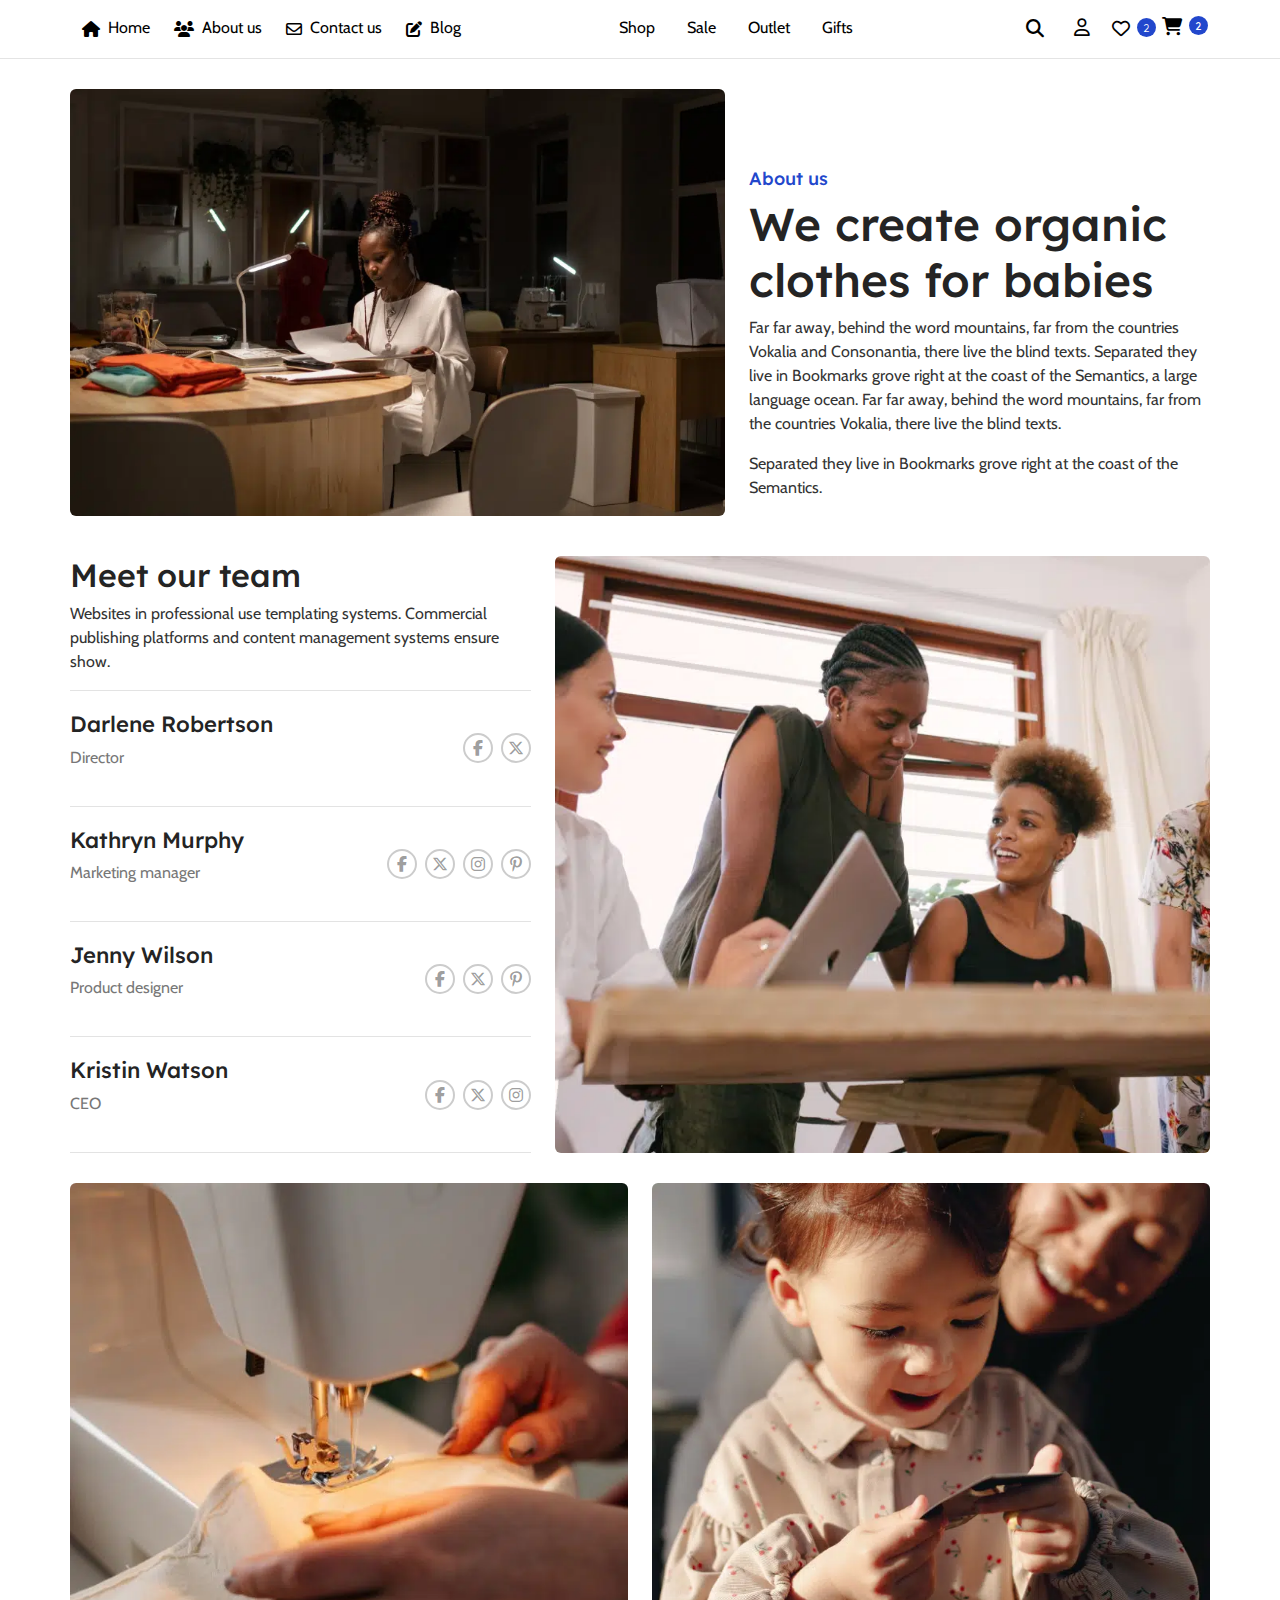
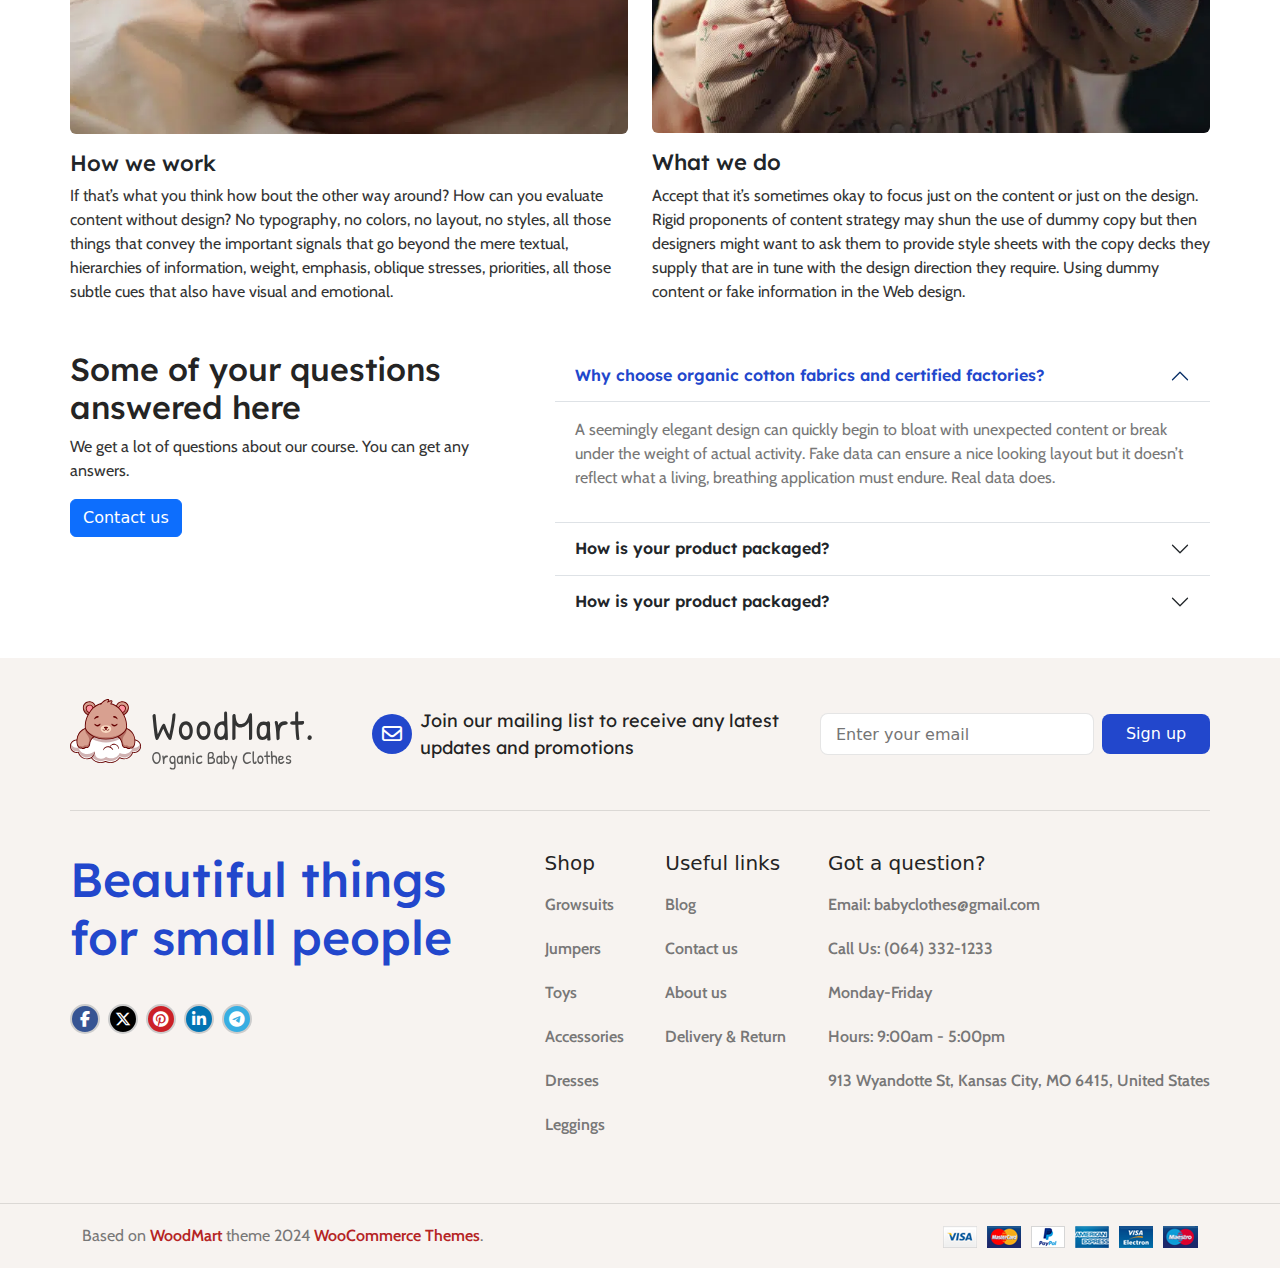
<file: about/about.html>
<!DOCTYPE html>
<html lang="en">
  <head>
    <meta charset="UTF-8" />
    <meta name="viewport" content="width=device-width, initial-scale=1.0" />
    <link
      rel="stylesheet"
      href="https://cdnjs.cloudflare.com/ajax/libs/font-awesome/6.5.1/css/all.min.css"
    />
    <link
      href="https://cdn.jsdelivr.net/npm/bootstrap@5.3.3/dist/css/bootstrap.min.css"
      rel="stylesheet"
      integrity="sha384-QWTKZyjpPEjISv5WaRU9OFeRpok6YctnYmDr5pNlyT2bRjXh0JMhjY6hW+ALEwIH"
      crossorigin="anonymous"
    />
    <link rel="stylesheet" href="./about.css" />
    <link rel="stylesheet" href="../footer.css" />
    <link rel="stylesheet" href="../navmenu.css" />
    <title>About</title>
  </head>
  <body>
    <!-- menu bar -->
    <nav
      class="navbar navbar-expand-lg bg-white position-relative z-1 position-sticky"
    >
      <div class="container">
        <!-- <a class="navbar-brand" href="#"><img src="./images/w-bcs-logo-white-m.svg" alt=""></a> -->
        <button
          class="navbar-toggler bg-white"
          type="button"
          data-bs-toggle="collapse"
          data-bs-target="#navbarSupportedContent"
          aria-controls="navbarSupportedContent"
          aria-expanded="false"
          aria-label="Toggle navigation"
        >
          <span class="navbar-toggler-icon"></span>
        </button>
        <div class="collapse navbar-collapse" id="navbarSupportedContent">
          <ul class="navbar-nav me-auto mb-2 mb-lg-0 gap-3">
            <li class="nav-item d-flex align-items-center">
              <i class="fa-solid fa-house d-lg-block d-md-none d-none"></i>
              <a class="nav-link text-black" href="../index.html">Home</a>
            </li>
            <li class="nav-item d-flex align-items-center">
              <i class="fa-solid fa-users d-lg-block d-md-none d-none"></i>
              <a class="nav-link text-black" href="./about.html">About us</a>
            </li>
            <li class="nav-item d-flex align-items-center">
              <i class="fa-regular fa-envelope d-lg-block d-md-none d-none"></i>
              <a class="nav-link text-black" href="../contact-us/contact.html"
                >Contact us</a
              >
            </li>
            <li class="nav-item d-flex align-items-center">
              <i
                class="fa-solid fa-pen-to-square d-lg-block d-md-none d-none"
              ></i>
              <a class="nav-link text-black" href="../blog-page/blog.html"
                >Blog</a
              >
            </li>
          </ul>
          <ul class="navbar-nav me-auto mb-2 mb-lg-0 gap-3">
            <li class="nav-item">
              <a
                class="nav-link active text-black"
                aria-current="page"
                href="../shop/shop.html"
                >Shop</a
              >
            </li>
            <li class="nav-item">
              <a
                class="nav-link text-black"
                href="../coming-soon/coming-soon.html"
                >Sale</a
              >
            </li>
            <li class="nav-item">
              <a
                class="nav-link text-black"
                href="../coming-soon/coming-soon.html"
                >Outlet</a
              >
            </li>
            <li class="nav-item">
              <a
                class="nav-link text-black"
                href="../coming-soon/coming-soon.html"
                >Gifts</a
              >
            </li>
          </ul>
          <div
            class="icon-menu d-flex align-content-lg-center align-content-start"
          >
            <div
              class="search-icon position-relative d-flex justify-content-start align-items-center d-lg-block d-md-none"
            >
              <i
                class="text-black fa-solid fa-magnifying-glass d-lg-block d-md-none d-none px-4"
                data-bs-toggle="modal"
                data-bs-target="#staticBackdrop"
              ></i>
            </div>
            <div
              class="d-flex justify-content-start align-items-center gap-3 border-bottom w-100"
            >
              <button
                class="canvas-btn"
                type="button"
                data-bs-toggle="offcanvas"
                data-bs-target="#offcanvasRight"
                aria-controls="offcanvasRight"
              >
                <i class="fa-regular fa-user text-black"></i>
              </button>
              <p class="login-name m-0 text-black">Login / Register</p>
            </div>
            <div
              class="d-flex justify-content-start align-items-center gap-3 border-bottom w-100"
            >
              <i
                class="fa-regular fa-heart px-3 notifation position-relative text-black"
              ></i>
              <p class="login-name m-0 text-black">Wishlist</p>
            </div>
            <div class="cart-icon d-lg-block d-md-none d-none">
              <i
                class="text-black fa-solid fa-cart-shopping px-3 notifation position-relative"
              ></i>
            </div>
            <div
              class="d-flex justify-content-start align-items-center gap-3 compare-icon1 border-bottom w-100"
            >
              <i class="fa-solid fa-code-compare compare-icon text-black"></i>
              <p class="m-0 text-black">compare</p>
            </div>
          </div>
        </div>
      </div>
    </nav>

    <!-- Modal -->
    <div
      class="search-modal-open modal fade"
      id="staticBackdrop"
      data-bs-backdrop="static"
      data-bs-keyboard="false"
      tabindex="-1"
      aria-labelledby="staticBackdropLabel"
      aria-hidden="true"
    >
      <div class="modal-dialog">
        <div class="modal-content">
          <div class="modal-header">
            <h1 class="modal-title fs-5" id="staticBackdropLabel">
              Search Here
            </h1>
            <button
              type="button"
              class="btn-close"
              data-bs-dismiss="modal"
              aria-label="Close"
            ></button>
          </div>
          <div class="modal-body">
            <input type="text" placeholder="seach here..." />
          </div>
          <div class="modal-footer">
            <button
              type="button"
              class="btn btn-secondary"
              data-bs-dismiss="modal"
            >
              Search
            </button>
            <button type="button" class="btn btn-primary">Close</button>
          </div>
        </div>
      </div>
    </div>

    <!-- about section -->
    <div class="about-section container">
      <div class="row">
        <div class="about-img col-lg-7 col-12">
          <img
            class="rounded img-fluid w-100"
            src="../images/w-bcs-about-us-1.jpg.webp"
            alt
          />
        </div>
        <div class="col-lg-5 col-12 d-flex align-items-end mt-lg-0 mt-4">
          <div class="about-title">
            <h5 class>About us</h5>
            <h4>We create organic clothes for babies</h4>
            <p>
              Far far away, behind the word mountains, far from the countries
              Vokalia and Consonantia, there live the blind texts. Separated
              they live in Bookmarks grove right at the coast of the Semantics,
              a large language ocean. Far far away, behind the word mountains,
              far from the countries Vokalia, there live the blind texts.
            </p>
            <p>
              Separated they live in Bookmarks grove right at the coast of the
              Semantics.
            </p>
          </div>
        </div>
      </div>
      <div class="row about-section-two">
        <div class="col-lg-5 col-12 social-name">
          <div class="about-title-two">
            <h4>Meet our team</h4>
            <p>
              Websites in professional use templating systems. Commercial
              publishing platforms and content management systems ensure show.
            </p>
          </div>
          <div
            class="about-title-detail d-flex justify-content-between align-items-center"
          >
            <div>
              <h4>Darlene Robertson</h4>
              <p>Director</p>
            </div>
            <div class="d-flex gap-2">
              <div
                class="social-icon rounded-circle d-flex justify-content-center align-items-center"
              >
                <i class="fa-brands fa-facebook-f"></i>
              </div>
              <div
                class="social-icon rounded-circle d-flex justify-content-center align-items-center"
              >
                <i class="fa-brands fa-x-twitter"></i>
              </div>
            </div>
          </div>
          <div
            class="about-title-detail d-flex justify-content-between align-items-center"
          >
            <div>
              <h4>Kathryn Murphy</h4>
              <p>Marketing manager</p>
            </div>
            <div class="d-flex gap-2">
              <div
                class="social-icon rounded-circle d-flex justify-content-center align-items-center"
              >
                <i class="fa-brands fa-facebook-f"></i>
              </div>
              <div
                class="social-icon rounded-circle d-flex justify-content-center align-items-center"
              >
                <i class="fa-brands fa-x-twitter"></i>
              </div>
              <div
                class="social-icon rounded-circle d-flex justify-content-center align-items-center"
              >
                <i class="fa-brands fa-instagram"></i>
              </div>
              <div
                class="social-icon rounded-circle d-flex justify-content-center align-items-center"
              >
                <i class="fa-brands fa-pinterest-p"></i>
              </div>
            </div>
          </div>
          <div
            class="about-title-detail d-flex justify-content-between align-items-center"
          >
            <div>
              <h4>Jenny Wilson</h4>
              <p>Product designer</p>
            </div>
            <div class="d-flex gap-2">
              <div
                class="social-icon rounded-circle d-flex justify-content-center align-items-center"
              >
                <i class="fa-brands fa-facebook-f"></i>
              </div>
              <div
                class="social-icon rounded-circle d-flex justify-content-center align-items-center"
              >
                <i class="fa-brands fa-x-twitter"></i>
              </div>
              <div
                class="social-icon rounded-circle d-flex justify-content-center align-items-center"
              >
                <i class="fa-brands fa-pinterest-p"></i>
              </div>
            </div>
          </div>
          <div
            class="about-title-detail d-flex justify-content-between align-items-center"
          >
            <div>
              <h4>Kristin Watson</h4>
              <p>CEO</p>
            </div>
            <div class="d-flex gap-2">
              <div
                class="social-icon rounded-circle d-flex justify-content-center align-items-center"
              >
                <i class="fa-brands fa-facebook-f"></i>
              </div>
              <div
                class="social-icon rounded-circle d-flex justify-content-center align-items-center"
              >
                <i class="fa-brands fa-x-twitter"></i>
              </div>
              <div
                class="social-icon rounded-circle d-flex justify-content-center align-items-center"
              >
                <i class="fa-brands fa-instagram"></i>
              </div>
            </div>
          </div>
        </div>
        <div
          class="about-img col-lg-7 col-12 d-flex justify-content-end mt-lg-0 mt-4"
        >
          <img
            class="rounded img-fluid w-100 object-fit-cover"
            src="../images/w-bcs-about-us-2.jpg.webp"
            alt
          />
        </div>
      </div>
      <div class="about-section-three">
        <div class="row">
          <div class="col-lg-6 col-12">
            <div class="card">
              <img
                src="../images/w-bcs-about-us-3-700x691.jpg.webp"
                class="card-img-top rounded w-100"
                alt="..."
              />
              <div class="card-body">
                <h5 class="card-title">How we work</h5>
                <p class="card-text">
                  If that’s what you think how bout the other way around? How
                  can you evaluate content without design? No typography, no
                  colors, no layout, no styles, all those things that convey the
                  important signals that go beyond the mere textual, hierarchies
                  of information, weight, emphasis, oblique stresses,
                  priorities, all those subtle cues that also have visual and
                  emotional.
                </p>
              </div>
            </div>
          </div>
          <div class="col-lg-6 col-12">
            <div class="card">
              <img
                src="../images/w-bcs-about-us-4.jpg.webp"
                class="card-img-top rounded w-100"
                alt="..."
              />
              <div class="card-body">
                <h5 class="card-title">What we do</h5>
                <p class="card-text">
                  Accept that it’s sometimes okay to focus just on the content
                  or just on the design. Rigid proponents of content strategy
                  may shun the use of dummy copy but then designers might want
                  to ask them to provide style sheets with the copy decks they
                  supply that are in tune with the design direction they
                  require. Using dummy content or fake information in the Web
                  design.
                </p>
              </div>
            </div>
          </div>
        </div>
      </div>

      <div class="about-section-four">
        <div class="row">
          <div class="col-lg-5 col-12">
            <div class="about-title-two border-0">
              <h4>Some of your questions answered here</h4>
              <p>
                We get a lot of questions about our course. You can get any
                answers.
              </p>
              <button class="btn btn-primary">Contact us</button>
            </div>
          </div>
          <div class="col-lg-7 col-12">
            <div class="accordion accordion-flush" id="accordionExample">
              <div class="accordion-item">
                <h2 class="accordion-header">
                  <button
                    class="accordion-button"
                    type="button"
                    data-bs-toggle="collapse"
                    data-bs-target="#collapseOne"
                    aria-expanded="true"
                    aria-controls="collapseOne"
                  >
                    Why choose organic cotton fabrics and certified factories?
                  </button>
                </h2>
                <div
                  id="collapseOne"
                  class="accordion-collapse collapse show"
                  data-bs-parent="#accordionExample"
                >
                  <div class="accordion-body">
                    <p>
                      A seemingly elegant design can quickly begin to bloat with
                      unexpected content or break under the weight of actual
                      activity. Fake data can ensure a nice looking layout but
                      it doesn’t reflect what a living, breathing application
                      must endure. Real data does.
                    </p>
                  </div>
                </div>
              </div>
              <div class="accordion-item">
                <h2 class="accordion-header">
                  <button
                    class="accordion-button collapsed"
                    type="button"
                    data-bs-toggle="collapse"
                    data-bs-target="#collapseTwo"
                    aria-expanded="false"
                    aria-controls="collapseTwo"
                  >
                    How is your product packaged?
                  </button>
                </h2>
                <div
                  id="collapseTwo"
                  class="accordion-collapse collapse"
                  data-bs-parent="#accordionExample"
                >
                  <div class="accordion-body">
                    <p>
                      Websites in professional use templating systems.
                      Commercial publishing platforms and content management
                      systems ensure that you can show different text, different
                      data using the same template. When it’s about controlling
                      hundreds of articles, product pages for web shops.
                    </p>
                  </div>
                </div>
              </div>
              <div class="accordion-item">
                <h2 class="accordion-header">
                  <button
                    class="accordion-button collapsed"
                    type="button"
                    data-bs-toggle="collapse"
                    data-bs-target="#collapseThree"
                    aria-expanded="false"
                    aria-controls="collapseThree"
                  >
                    How is your product packaged?
                  </button>
                </h2>
                <div
                  id="collapseThree"
                  class="accordion-collapse collapse"
                  data-bs-parent="#accordionExample"
                >
                  <div class="accordion-body">
                    <p>
                      If the copy becomes distracting in the design then you are
                      doing something wrong or they are discussing copy changes.
                      It might be a bit annoying but you could tell them that
                      that discussion would be best suited for another time. At
                      worst the discussion is at least working towards the final
                      goal of your site where questions about lorem ipsum don’t.
                    </p>
                  </div>
                </div>
              </div>
            </div>
          </div>
        </div>
      </div>
    </div>

    <!-- canvas-btn -->

    <div
      class="offcanvas offcanvas-end"
      tabindex="-1"
      id="offcanvasRight"
      aria-labelledby="offcanvasRightLabel"
    >
      <div
        class="offcanvas-header d-flex justify-content-between align-items-center"
      >
        <h5 class="offcanvas-title" id="offcanvasRightLabel">Sign in</h5>
        <button
          type="button"
          class="canvas-btn d-flex align-items-center gap-2"
          data-bs-dismiss="offcanvas"
          aria-label="Close"
        >
          <i class="fa-solid fa-xmark text-black fw-bold fs-4"></i>Close
        </button>
      </div>
      <div class="offcanvas-body">
        <div class="form-data pb-4">
          <form>
            <div class="mb-3">
              <label for="exampleInputEmail1" class="form-label"
                >Email address</label
              >
              <input
                type="email"
                class="form-control"
                id="exampleInputEmail1"
                aria-describedby="emailHelp"
              />
            </div>
            <div class="mb-3">
              <label for="exampleInputPassword1" class="form-label"
                >Password</label
              >
              <input
                type="password"
                class="form-control"
                id="exampleInputPassword1"
              />
            </div>
            <div class="mb-3 form-check">
              <input
                type="checkbox"
                class="form-check-input"
                id="exampleCheck1"
              />
              <label class="form-check-label" for="exampleCheck1"
                >Check me out</label
              >
            </div>
            <button type="submit" class="btn btn-primary">Submit</button>
          </form>
        </div>
        <div class="text-center sign-up">
          <i class="fa-regular fa-user"></i>
          <p>No account yet?</p>
          <a href="../signup-page/sign-up.html">Create an Account</a>
        </div>
      </div>
    </div>

    <!-- footer menu -->
    <footer>
      <div class="footer-main">
        <div
          class="container logo-footer-box d-flex justify-content-between align-items-center gap-3 flex-lg-nowrap flex-wrap"
        >
          <div>
            <img src="../images/w-bcs-logo-black-l-1.svg" alt />
          </div>
          <div
            class="sub-data d-flex justify-content-between align-items-center gap-1 flex-md-nowrap flex-wrap"
          >
            <div
              class="msg-one d-flex align-items-center gap-2"
              style="width: 444px"
            >
              <div
                class="msg-icon d-flex justify-content-center align-items-center"
              >
                <i class="fa-regular fa-envelope text-white fs-5"></i>
              </div>
              <div class="join-para">
                <p class="m-0">
                  Join our mailing list to receive any latest updates and
                  promotions
                </p>
              </div>
            </div>
            <div
              class="sub-mail d-flex justify-content-between align-items-center gap-2"
            >
              <input
                class="text-black w-100 bg-white"
                type="email"
                placeholder="Enter your email"
              />
              <button class="sign-up-btn border-0 text-white">Sign up</button>
            </div>
          </div>
        </div>
        <div
          class="container logo-footer-box d-flex justify-content-between flex-lg-nowrap flex-wrap gap-4"
          style="border-bottom: none"
        >
          <div>
            <div class="footwr-title">
              <h1 class>Beautiful things for small people</h1>
            </div>
            <div class="social d-flex gap-2">
              <div
                class="social-icon d-flex justify-content-center align-items-center"
                style="background: #365493"
              >
                <i class="text-white fa-brands fa-facebook-f"></i>
              </div>
              <div
                class="social-icon d-flex justify-content-center align-items-center"
                style="background: #000000"
              >
                <i class="text-white fa-brands fa-x-twitter"></i>
              </div>
              <div
                class="social-icon d-flex justify-content-center align-items-center"
                style="background: #cb2027"
              >
                <i class="text-white fa-brands fa-pinterest"></i>
              </div>
              <div
                class="social-icon d-flex justify-content-center align-items-center"
                style="background: #0274b3"
              >
                <i class="text-white fa-brands fa-linkedin-in"></i>
              </div>
              <div
                class="social-icon d-flex justify-content-center align-items-center"
                style="background: #37aee2"
              >
                <i class="text-white fa-brands fa-telegram"></i>
              </div>
            </div>
          </div>
          <div
            class="list-data d-flex justify-content-between w-100 gap-4 flex-sm-nowrap flex-wrap"
          >
            <div>
              <ul class="list-menu p-0 list-unstyled">
                <h5 style="color: #242424 !important">Shop</h5>
                <li>Growsuits</li>
                <li>Jumpers</li>
                <li>Toys</li>
                <li>Accessories</li>
                <li>Dresses</li>
                <li>Leggings</li>
              </ul>
            </div>
            <div>
              <ul class="list-menu p-0 list-unstyled">
                <h5 style="color: #242424 !important">Useful links</h5>
                <li>Blog</li>
                <li>Contact us</li>
                <li>About us</li>
                <li>Delivery & Return</li>
              </ul>
            </div>
            <div>
              <ul class="list-menu p-0 list-unstyled">
                <h5 style="color: #242424 !important">Got a question?</h5>
                <li>Email: babyclothes@gmail.com</li>
                <li>Call Us: (064) 332-1233</li>
                <li>Monday-Friday</li>
                <li>Hours: 9:00am - 5:00pm</li>
                <li>913 Wyandotte St, Kansas City, MO 6415, United States</li>
              </ul>
            </div>
          </div>
        </div>
        <div class="copy-right">
          <div
            class="container copy-box d-flex justify-content-md-between align-items-center justify-content-center flex-lg-nowrap flex-wrap gap-3"
          >
            <div class>
              <p class="text-sm-start text-center m-0">
                Based on <span>WoodMart </span>theme 2024
                <span>WooCommerce Themes</span>.
              </p>
            </div>
            <div>
              <img src="../images/payments.png" alt />
            </div>
          </div>
        </div>
        <div
          class="mobile-view-footer bg-white d-md-none d-block position-fixed bottom-0 w-100 z-2"
        >
          <div class="d-flex justify-content-between align-items-center">
            <div class="mobile-menu d-flex align-items-center">
              <i class="fa-solid fa-bag-shopping"></i>
              <p class="m-0">Shop</p>
            </div>
            <div
              class="mobile-menu notifation-one position-relative d-flex align-items-center"
            >
              <i class="fa-regular fa-heart"></i>
              <p class="m-0">Wishlist</p>
            </div>
            <div class="mobile-menu d-flex align-items-center">
              <i class="fa-solid fa-share-nodes"></i>
              <p class="m-0">Compare</p>
            </div>
            <div class="mobile-menu d-flex align-items-center">
              <i class="fa-regular fa-user"></i>
              <p class="m-0">Account</p>
            </div>
          </div>
        </div>
      </div>
    </footer>
  </body>
</html>

<script
  src="https://cdn.jsdelivr.net/npm/bootstrap@5.3.3/dist/js/bootstrap.bundle.min.js"
  integrity="sha384-YvpcrYf0tY3lHB60NNkmXc5s9fDVZLESaAA55NDzOxhy9GkcIdslK1eN7N6jIeHz"
  crossorigin="anonymous"
></script>
</file>
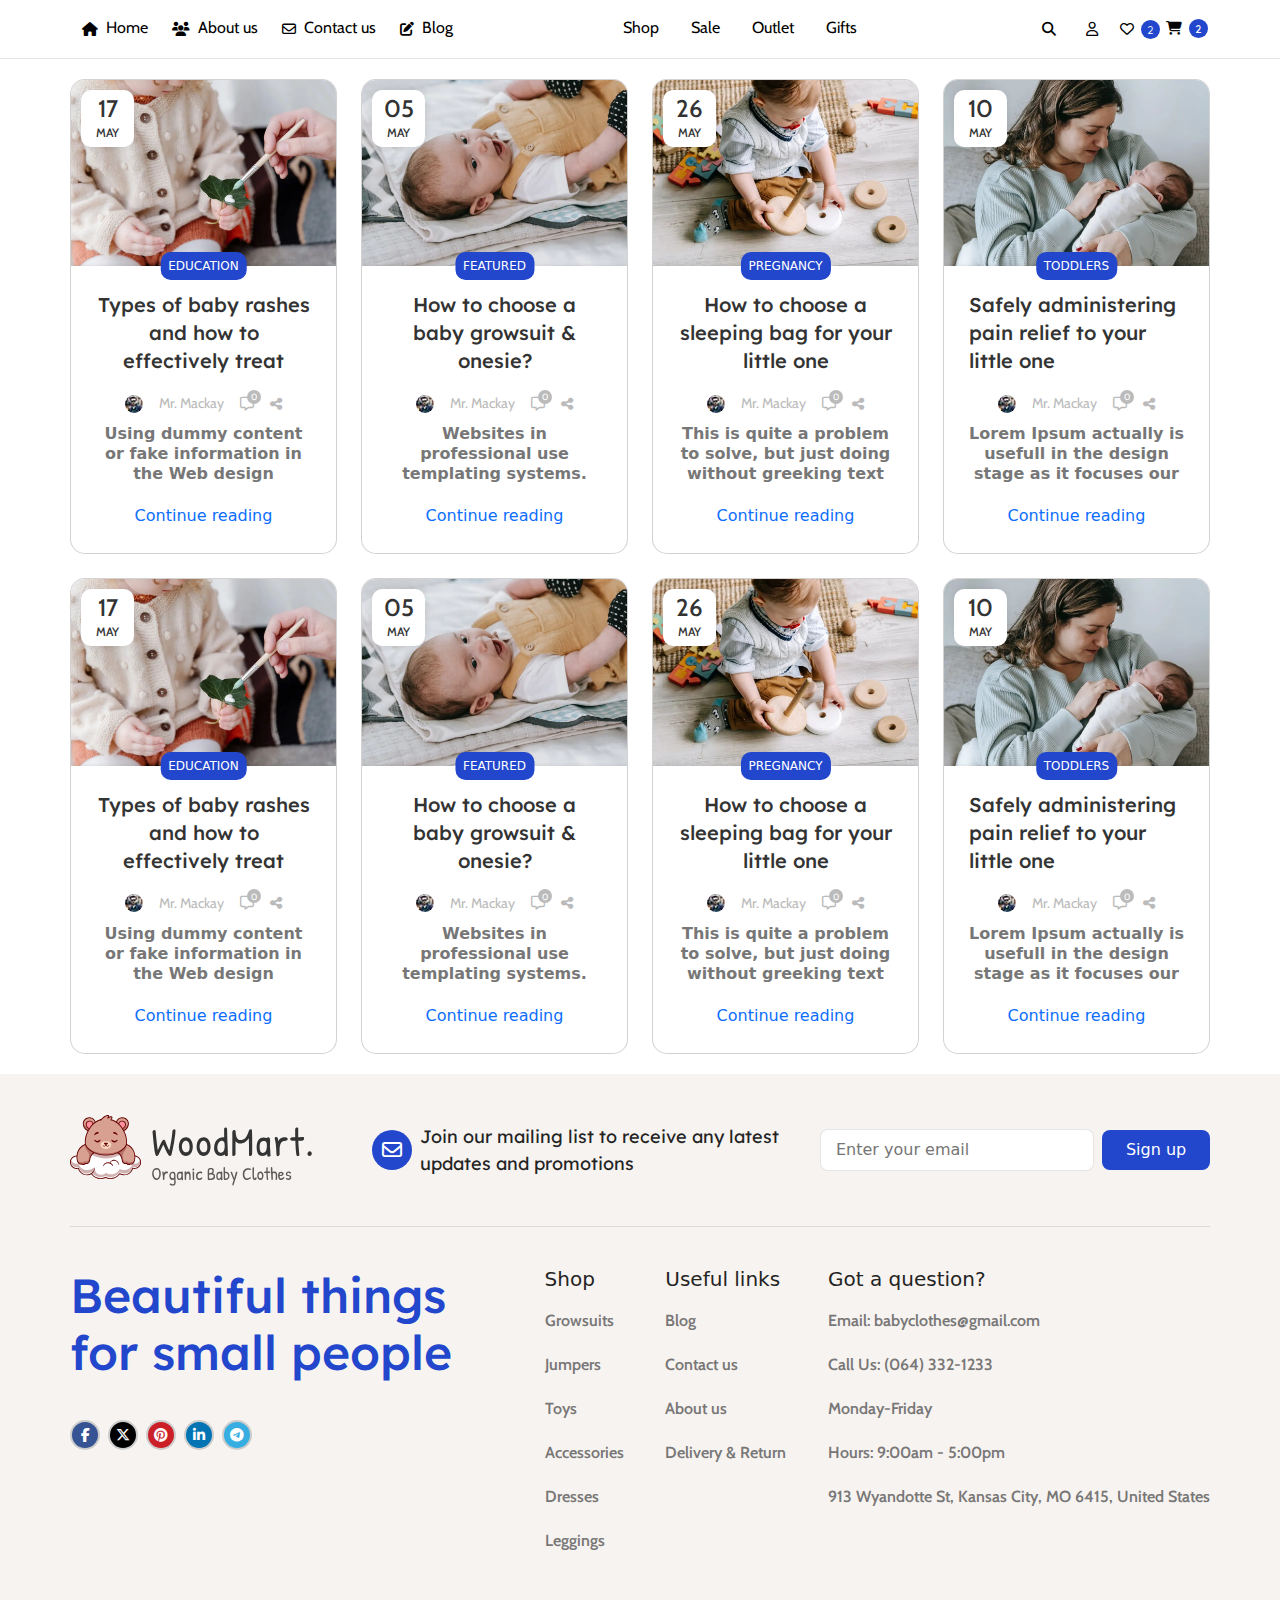
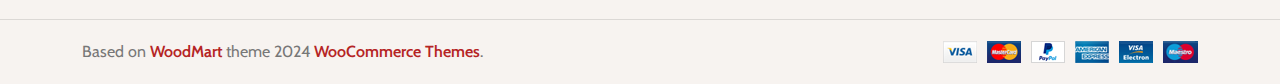
<file: blog-page/blog.html>
<!DOCTYPE html>
<html lang="en">
  <head>
    <meta charset="UTF-8" />
    <meta name="viewport" content="width=device-width, initial-scale=1.0" />
    <link
      rel="stylesheet"
      href="https://cdnjs.cloudflare.com/ajax/libs/font-awesome/6.5.1/css/all.min.css"
    />
    <link
      href="https://cdn.jsdelivr.net/npm/bootstrap@5.3.3/dist/css/bootstrap.min.css"
      rel="stylesheet"
      integrity="sha384-QWTKZyjpPEjISv5WaRU9OFeRpok6YctnYmDr5pNlyT2bRjXh0JMhjY6hW+ALEwIH"
      crossorigin="anonymous"
    />
    <link rel="stylesheet" href="./blog.css" />
    <link rel="stylesheet" href="../footer.css" />
    <link rel="stylesheet" href="../navmenu.css" />
    <title>blog title</title>
  </head>
  <body>
    <!-- menu bar -->
    <nav
      class="navbar navbar-expand-lg bg-white position-relative z-3 position-sticky"
    >
      <div class="container">
        <!-- <a class="navbar-brand" href="#"><img src="./images/w-bcs-logo-white-m.svg" alt=""></a> -->
        <button
          class="navbar-toggler bg-white"
          type="button"
          data-bs-toggle="collapse"
          data-bs-target="#navbarSupportedContent"
          aria-controls="navbarSupportedContent"
          aria-expanded="false"
          aria-label="Toggle navigation"
        >
          <span class="navbar-toggler-icon"></span>
        </button>
        <div class="collapse navbar-collapse" id="navbarSupportedContent">
          <ul class="navbar-nav me-auto mb-2 mb-lg-0 gap-3">
            <li class="nav-item d-flex align-items-center">
              <i class="fa-solid fa-house d-lg-block d-md-none d-none"></i>
              <a class="nav-link text-black" href="../index.html">Home</a>
            </li>
            <li class="nav-item d-flex align-items-center">
              <i class="fa-solid fa-users d-lg-block d-md-none d-none"></i>
              <a class="nav-link text-black" href="../about/about.html"
                >About us</a
              >
            </li>
            <li class="nav-item d-flex align-items-center">
              <i class="fa-regular fa-envelope d-lg-block d-md-none d-none"></i>
              <a class="nav-link text-black" href="../contact-us/contact.html"
                >Contact us</a
              >
            </li>
            <li class="nav-item d-flex align-items-center">
              <i
                class="fa-solid fa-pen-to-square d-lg-block d-md-none d-none"
              ></i>
              <a class="nav-link text-black" href="#">Blog</a>
            </li>
          </ul>
          <ul class="navbar-nav me-auto mb-2 mb-lg-0 gap-3">
            <li class="nav-item">
              <a
                class="nav-link active text-black"
                aria-current="page"
                href="../shop/shop.html"
                >Shop</a
              >
            </li>
            <li class="nav-item">
              <a
                class="nav-link text-black"
                href="../coming-soon/coming-soon.html"
                >Sale</a
              >
            </li>
            <li class="nav-item">
              <a
                class="nav-link text-black"
                href="../coming-soon/coming-soon.html"
                >Outlet</a
              >
            </li>
            <li class="nav-item">
              <a
                class="nav-link text-black"
                href="../coming-soon/coming-soon.html"
                >Gifts</a
              >
            </li>
          </ul>
          <div
            class="icon-menu d-flex align-content-lg-center align-content-start"
          >
            <div
              class="search-icon position-relative d-flex justify-content-start align-items-center d-lg-block d-md-none"
            >
              <i
                class="text-black fa-solid fa-magnifying-glass d-lg-block d-md-none d-none px-4"
                data-bs-toggle="modal"
                data-bs-target="#staticBackdrop"
              ></i>
            </div>
            <div
              class="d-flex justify-content-start align-items-center gap-3 border-bottom w-100"
            >
              <button
                class="canvas-btn"
                type="button"
                data-bs-toggle="offcanvas"
                data-bs-target="#offcanvasRight"
                aria-controls="offcanvasRight"
              >
                <i class="fa-regular fa-user text-black"></i>
              </button>
              <p class="login-name m-0 text-black">Login / Register</p>
            </div>
            <div
              class="d-flex justify-content-start align-items-center gap-3 border-bottom w-100"
            >
              <i
                class="fa-regular fa-heart px-3 notifation position-relative text-black"
              ></i>
              <p class="login-name m-0 text-black">Wishlist</p>
            </div>
            <div class="cart-icon d-lg-block d-md-none d-none">
              <i
                class="text-black fa-solid fa-cart-shopping px-3 notifation position-relative"
              ></i>
            </div>
            <div
              class="d-flex justify-content-start align-items-center gap-3 compare-icon1 border-bottom w-100"
            >
              <i class="fa-solid fa-code-compare compare-icon text-black"></i>
              <p class="m-0 text-black">compare</p>
            </div>
          </div>
        </div>
      </div>
    </nav>

    <!-- Modal -->
    <div
      class="search-modal-open modal fade"
      id="staticBackdrop"
      data-bs-backdrop="static"
      data-bs-keyboard="false"
      tabindex="-1"
      aria-labelledby="staticBackdropLabel"
      aria-hidden="true"
    >
      <div class="modal-dialog">
        <div class="modal-content">
          <div class="modal-header">
            <h1 class="modal-title fs-5" id="staticBackdropLabel">
              Search Here
            </h1>
            <button
              type="button"
              class="btn-close"
              data-bs-dismiss="modal"
              aria-label="Close"
            ></button>
          </div>
          <div class="modal-body">
            <input type="text" placeholder="seach here..." />
          </div>
          <div class="modal-footer">
            <button
              type="button"
              class="btn btn-secondary"
              data-bs-dismiss="modal"
            >
              Search
            </button>
            <button type="button" class="btn btn-primary">Close</button>
          </div>
        </div>
      </div>
    </div>

    <div class="container blog-section">
      <div class="row row-cols-lg-4 row-cols-md-3 row-cols-sm-2 row-cols-1 g-4">
        <div class="col">
          <div class="card overflow-hidden h-auto">
            <div class="overflow-hidden position-relative">
              <div class="overlap"></div>
              <img
                src="../images/w-bcs-blog-1.jpg.webp"
                class="card-img-top"
                alt="..."
              />
              <i
                class="more-action text-white position-absolute fa-solid fa-ellipsis"
              ></i>
              <div
                class="date bg-white z-1 position-absolute d-flex flex-column align-items-center"
              >
                <h6>17</h6>
                <p>MAY</p>
              </div>
            </div>
            <div class="card-body position-relative">
              <h5 class="card-title text-center">
                Types of baby rashes and how to effectively treat
              </h5>
              <div
                class="card-box-two-text d-flex justify-content-center align-items-center gap-3"
              >
                <img class src="../images/avatar-home.jpg.webp" alt />
                <p style="color: #bbbbbb">Mr. Mackay</p>
                <i
                  class="message-box position-relative fa-regular fa-message"
                ></i>
                <i class="fa-solid fa-share-nodes"></i>
              </div>
              <p class="card-text text-center overflow-hidden">
                Using dummy content or fake information in the Web design
                process can result in products with unreal...
              </p>
              <p class="text-center more-link">
                <a class="text-primary" href="http://#">Continue reading</a>
              </p>
              <div class="blue-box position-absolute">
                <p>EDUCATION</p>
              </div>
            </div>
          </div>
        </div>
        <div class="col">
          <div class="card overflow-hidden h-auto">
            <div class="overflow-hidden position-relative">
              <div class="overlap"></div>
              <img
                src="../images/w-bcs-blog-2.jpg.webp"
                class="card-img-top"
                alt="..."
              />
              <i
                class="more-action text-white position-absolute fa-solid fa-ellipsis"
              ></i>
              <div
                class="date bg-white z-1 position-absolute d-flex flex-column align-items-center"
              >
                <h6>05</h6>
                <p>MAY</p>
              </div>
            </div>
            <div class="card-body position-relative">
              <h5 class="card-title text-center">
                How to choose a baby growsuit & onesie?
              </h5>
              <div
                class="card-box-two-text d-flex justify-content-center align-items-center gap-3"
              >
                <img class src="../images/avatar-home.jpg.webp" alt />
                <p style="color: #bbbbbb">Mr. Mackay</p>
                <i
                  class="message-box position-relative fa-regular fa-message"
                ></i>
                <i class="fa-solid fa-share-nodes"></i>
              </div>
              <p class="card-text text-center overflow-hidden">
                Websites in professional use templating systems. Commercial
                publishing platforms and content managem
              </p>
              <p class="text-center more-link">
                <a class="text-primary" href="http://#">Continue reading</a>
              </p>
              <div class="blue-box position-absolute">
                <p>FEATURED</p>
              </div>
            </div>
          </div>
        </div>
        <div class="col">
          <div class="card overflow-hidden h-auto">
            <div class="overflow-hidden position-relative">
              <div class="overlap"></div>
              <img
                src="../images/w-bcs-blog-3.jpg.webp"
                class="card-img-top"
                alt="..."
              />
              <i
                class="more-action text-white position-absolute fa-solid fa-ellipsis"
              ></i>
              <div
                class="date bg-white z-1 position-absolute d-flex flex-column align-items-center"
              >
                <h6>26</h6>
                <p>MAY</p>
              </div>
            </div>
            <div class="card-body position-relative">
              <h5 class="card-title text-center">
                How to choose a sleeping bag for your little one
              </h5>
              <div
                class="card-box-two-text d-flex justify-content-center align-items-center gap-3"
              >
                <img class src="../images/avatar-home.jpg.webp" alt />
                <p style="color: #bbbbbb">Mr. Mackay</p>
                <i
                  class="message-box position-relative fa-regular fa-message"
                ></i>
                <i class="fa-solid fa-share-nodes"></i>
              </div>
              <p class="card-text text-center overflow-hidden">
                This is quite a problem to solve, but just doing without
                greeking text won't fix it. Using test item
              </p>
              <p class="text-center more-link">
                <a class="text-primary" href="http://#">Continue reading</a>
              </p>
              <div class="blue-box position-absolute">
                <p>PREGNANCY</p>
              </div>
            </div>
          </div>
        </div>
        <div class="col">
          <div class="card overflow-hidden h-auto">
            <div class="overflow-hidden position-relative">
              <div class="overlap"></div>
              <img
                src="../images/w-bcs-blog-4.jpg.webp"
                class="card-img-top"
                alt="..."
              />
              <i
                class="more-action text-white position-absolute fa-solid fa-ellipsis"
              ></i>
              <div
                class="date bg-white z-1 position-absolute d-flex flex-column align-items-center"
              >
                <h6>10</h6>
                <p>MAY</p>
              </div>
            </div>
            <div class="card-body position-relative">
              <h5 class="card-title">
                Safely administering pain relief to your little one
              </h5>
              <div
                class="card-box-two-text d-flex justify-content-center align-items-center gap-3"
              >
                <img class src="../images/avatar-home.jpg.webp" alt />
                <p style="color: #bbbbbb">Mr. Mackay</p>
                <i
                  class="message-box position-relative fa-regular fa-message"
                ></i>
                <i class="fa-solid fa-share-nodes"></i>
              </div>
              <p class="card-text text-center overflow-hidden">
                Lorem Ipsum actually is usefull in the design stage as it
                focuses our attention on places where the
              </p>
              <p class="text-center more-link">
                <a class="text-primary" href="http://#">Continue reading</a>
              </p>
              <div class="blue-box position-absolute">
                <p>TODDLERS</p>
              </div>
            </div>
          </div>
        </div>
        <div class="col">
          <div class="card overflow-hidden h-auto">
            <div class="overflow-hidden position-relative">
              <div class="overlap"></div>
              <img
                src="../images/w-bcs-blog-1.jpg.webp"
                class="card-img-top"
                alt="..."
              />
              <i
                class="more-action text-white position-absolute fa-solid fa-ellipsis"
              ></i>
              <div
                class="date bg-white z-1 position-absolute d-flex flex-column align-items-center"
              >
                <h6>17</h6>
                <p>MAY</p>
              </div>
            </div>
            <div class="card-body position-relative">
              <h5 class="card-title text-center">
                Types of baby rashes and how to effectively treat
              </h5>
              <div
                class="card-box-two-text d-flex justify-content-center align-items-center gap-3"
              >
                <img class src="../images/avatar-home.jpg.webp" alt />
                <p style="color: #bbbbbb">Mr. Mackay</p>
                <i
                  class="message-box position-relative fa-regular fa-message"
                ></i>
                <i class="fa-solid fa-share-nodes"></i>
              </div>
              <p class="card-text text-center overflow-hidden">
                Using dummy content or fake information in the Web design
                process can result in products with unreal...
              </p>
              <p class="text-center more-link">
                <a class="text-primary" href="http://#">Continue reading</a>
              </p>
              <div class="blue-box position-absolute">
                <p>EDUCATION</p>
              </div>
            </div>
          </div>
        </div>
        <div class="col">
          <div class="card overflow-hidden h-auto">
            <div class="overflow-hidden position-relative">
              <div class="overlap"></div>
              <img
                src="../images/w-bcs-blog-2.jpg.webp"
                class="card-img-top"
                alt="..."
              />
              <i
                class="more-action text-white position-absolute fa-solid fa-ellipsis"
              ></i>
              <div
                class="date bg-white z-1 position-absolute d-flex flex-column align-items-center"
              >
                <h6>05</h6>
                <p>MAY</p>
              </div>
            </div>
            <div class="card-body position-relative">
              <h5 class="card-title text-center">
                How to choose a baby growsuit & onesie?
              </h5>
              <div
                class="card-box-two-text d-flex justify-content-center align-items-center gap-3"
              >
                <img class src="../images/avatar-home.jpg.webp" alt />
                <p style="color: #bbbbbb">Mr. Mackay</p>
                <i
                  class="message-box position-relative fa-regular fa-message"
                ></i>
                <i class="fa-solid fa-share-nodes"></i>
              </div>
              <p class="card-text text-center overflow-hidden">
                Websites in professional use templating systems. Commercial
                publishing platforms and content managem
              </p>
              <p class="text-center more-link">
                <a class="text-primary" href="http://#">Continue reading</a>
              </p>
              <div class="blue-box position-absolute">
                <p>FEATURED</p>
              </div>
            </div>
          </div>
        </div>
        <div class="col">
          <div class="card overflow-hidden h-auto">
            <div class="overflow-hidden position-relative">
              <div class="overlap"></div>
              <img
                src="../images/w-bcs-blog-3.jpg.webp"
                class="card-img-top"
                alt="..."
              />
              <i
                class="more-action text-white position-absolute fa-solid fa-ellipsis"
              ></i>
              <div
                class="date bg-white z-1 position-absolute d-flex flex-column align-items-center"
              >
                <h6>26</h6>
                <p>MAY</p>
              </div>
            </div>
            <div class="card-body position-relative">
              <h5 class="card-title text-center">
                How to choose a sleeping bag for your little one
              </h5>
              <div
                class="card-box-two-text d-flex justify-content-center align-items-center gap-3"
              >
                <img class src="../images/avatar-home.jpg.webp" alt />
                <p style="color: #bbbbbb">Mr. Mackay</p>
                <i
                  class="message-box position-relative fa-regular fa-message"
                ></i>
                <i class="fa-solid fa-share-nodes"></i>
              </div>
              <p class="card-text text-center overflow-hidden">
                This is quite a problem to solve, but just doing without
                greeking text won't fix it. Using test item
              </p>
              <p class="text-center more-link">
                <a class="text-primary" href="http://#">Continue reading</a>
              </p>
              <div class="blue-box position-absolute">
                <p>PREGNANCY</p>
              </div>
            </div>
          </div>
        </div>
        <div class="col">
          <div class="card overflow-hidden h-auto">
            <div class="overflow-hidden position-relative">
              <div class="overlap"></div>
              <img
                src="../images/w-bcs-blog-4.jpg.webp"
                class="card-img-top"
                alt="..."
              />
              <i
                class="more-action text-white position-absolute fa-solid fa-ellipsis"
              ></i>
              <div
                class="date bg-white z-1 position-absolute d-flex flex-column align-items-center"
              >
                <h6>10</h6>
                <p>MAY</p>
              </div>
            </div>
            <div class="card-body position-relative">
              <h5 class="card-title">
                Safely administering pain relief to your little one
              </h5>
              <div
                class="card-box-two-text d-flex justify-content-center align-items-center gap-3"
              >
                <img class src="../images/avatar-home.jpg.webp" alt />
                <p style="color: #bbbbbb">Mr. Mackay</p>
                <i
                  class="message-box position-relative fa-regular fa-message"
                ></i>
                <i class="fa-solid fa-share-nodes"></i>
              </div>
              <p class="card-text text-center overflow-hidden">
                Lorem Ipsum actually is usefull in the design stage as it
                focuses our attention on places where the
              </p>
              <p class="text-center more-link">
                <a class="text-primary" href="http://#">Continue reading</a>
              </p>
              <div class="blue-box position-absolute">
                <p>TODDLERS</p>
              </div>
            </div>
          </div>
        </div>
      </div>
    </div>

    <!-- canvas-btn -->

    <div
      class="offcanvas offcanvas-end"
      tabindex="-1"
      id="offcanvasRight"
      aria-labelledby="offcanvasRightLabel"
    >
      <div
        class="offcanvas-header d-flex justify-content-between align-items-center"
      >
        <h5 class="offcanvas-title" id="offcanvasRightLabel">Sign in</h5>
        <button
          type="button"
          class="canvas-btn d-flex align-items-center gap-2"
          data-bs-dismiss="offcanvas"
          aria-label="Close"
        >
          <i class="fa-solid fa-xmark text-black fw-bold fs-4"></i>Close
        </button>
      </div>
      <div class="offcanvas-body">
        <div class="form-data pb-4">
          <form>
            <div class="mb-3">
              <label for="exampleInputEmail1" class="form-label"
                >Email address</label
              >
              <input
                type="email"
                class="form-control"
                id="exampleInputEmail1"
                aria-describedby="emailHelp"
              />
            </div>
            <div class="mb-3">
              <label for="exampleInputPassword1" class="form-label"
                >Password</label
              >
              <input
                type="password"
                class="form-control"
                id="exampleInputPassword1"
              />
            </div>
            <div class="mb-3 form-check">
              <input
                type="checkbox"
                class="form-check-input"
                id="exampleCheck1"
              />
              <label class="form-check-label" for="exampleCheck1"
                >Check me out</label
              >
            </div>
            <button type="submit" class="btn btn-primary">Submit</button>
          </form>
        </div>
        <div class="text-center sign-up">
          <i class="fa-regular fa-user"></i>
          <p>No account yet?</p>
          <a href="../signup-page/sign-up.html">Create an Account</a>
        </div>
      </div>
    </div>

    <!-- footer menu -->
    <footer>
      <div class="footer-main">
        <div
          class="container logo-footer-box d-flex justify-content-between align-items-center gap-3 flex-lg-nowrap flex-wrap"
        >
          <div>
            <img src="../images/w-bcs-logo-black-l-1.svg" alt />
          </div>
          <div
            class="sub-data d-flex justify-content-between align-items-center gap-1 flex-md-nowrap flex-wrap"
          >
            <div
              class="msg-one d-flex align-items-center gap-2"
              style="width: 444px"
            >
              <div
                class="msg-icon d-flex justify-content-center align-items-center"
              >
                <i class="fa-regular fa-envelope text-white fs-5"></i>
              </div>
              <div class="join-para">
                <p class="m-0">
                  Join our mailing list to receive any latest updates and
                  promotions
                </p>
              </div>
            </div>
            <div
              class="sub-mail d-flex justify-content-between align-items-center gap-2"
            >
              <input
                class="text-black w-100 bg-white"
                type="email"
                placeholder="Enter your email"
              />
              <button class="sign-up-btn border-0 text-white">Sign up</button>
            </div>
          </div>
        </div>
        <div
          class="container logo-footer-box d-flex justify-content-between flex-lg-nowrap flex-wrap gap-4"
          style="border-bottom: none"
        >
          <div>
            <div class="footwr-title">
              <h1 class>Beautiful things for small people</h1>
            </div>
            <div class="social d-flex gap-2">
              <div
                class="social-icon d-flex justify-content-center align-items-center"
                style="background: #365493"
              >
                <i class="text-white fa-brands fa-facebook-f"></i>
              </div>
              <div
                class="social-icon d-flex justify-content-center align-items-center"
                style="background: #000000"
              >
                <i class="text-white fa-brands fa-x-twitter"></i>
              </div>
              <div
                class="social-icon d-flex justify-content-center align-items-center"
                style="background: #cb2027"
              >
                <i class="text-white fa-brands fa-pinterest"></i>
              </div>
              <div
                class="social-icon d-flex justify-content-center align-items-center"
                style="background: #0274b3"
              >
                <i class="text-white fa-brands fa-linkedin-in"></i>
              </div>
              <div
                class="social-icon d-flex justify-content-center align-items-center"
                style="background: #37aee2"
              >
                <i class="text-white fa-brands fa-telegram"></i>
              </div>
            </div>
          </div>
          <div
            class="list-data d-flex justify-content-between w-100 gap-4 flex-sm-nowrap flex-wrap"
          >
            <div>
              <ul class="list-menu p-0 list-unstyled">
                <h5 style="color: #242424 !important">Shop</h5>
                <li>Growsuits</li>
                <li>Jumpers</li>
                <li>Toys</li>
                <li>Accessories</li>
                <li>Dresses</li>
                <li>Leggings</li>
              </ul>
            </div>
            <div>
              <ul class="list-menu p-0 list-unstyled">
                <h5 style="color: #242424 !important">Useful links</h5>
                <li>Blog</li>
                <li>Contact us</li>
                <li>About us</li>
                <li>Delivery & Return</li>
              </ul>
            </div>
            <div>
              <ul class="list-menu p-0 list-unstyled">
                <h5 style="color: #242424 !important">Got a question?</h5>
                <li>Email: babyclothes@gmail.com</li>
                <li>Call Us: (064) 332-1233</li>
                <li>Monday-Friday</li>
                <li>Hours: 9:00am - 5:00pm</li>
                <li>913 Wyandotte St, Kansas City, MO 6415, United States</li>
              </ul>
            </div>
          </div>
        </div>
        <div class="copy-right">
          <div
            class="container copy-box d-flex justify-content-md-between align-items-center justify-content-center flex-lg-nowrap flex-wrap gap-3"
          >
            <div class>
              <p class="text-sm-start text-center m-0">
                Based on <span>WoodMart </span>theme 2024
                <span>WooCommerce Themes</span>.
              </p>
            </div>
            <div>
              <img src="../images/payments.png" alt />
            </div>
          </div>
        </div>
        <div
          class="mobile-view-footer bg-white d-md-none d-block position-fixed bottom-0 w-100 z-2"
        >
          <div class="d-flex justify-content-between align-items-center">
            <div class="mobile-menu d-flex align-items-center">
              <i class="fa-solid fa-bag-shopping"></i>
              <p class="m-0">Shop</p>
            </div>
            <div
              class="mobile-menu notifation-one position-relative d-flex align-items-center"
            >
              <i class="fa-regular fa-heart"></i>
              <p class="m-0">Wishlist</p>
            </div>
            <div class="mobile-menu d-flex align-items-center">
              <i class="fa-solid fa-share-nodes"></i>
              <p class="m-0">Compare</p>
            </div>
            <div class="mobile-menu d-flex align-items-center">
              <i class="fa-regular fa-user"></i>
              <p class="m-0">Account</p>
            </div>
          </div>
        </div>
      </div>
    </footer>
  </body>
</html>

<script
  src="https://cdn.jsdelivr.net/npm/bootstrap@5.3.3/dist/js/bootstrap.bundle.min.js"
  integrity="sha384-YvpcrYf0tY3lHB60NNkmXc5s9fDVZLESaAA55NDzOxhy9GkcIdslK1eN7N6jIeHz"
  crossorigin="anonymous"
></script>
</file>
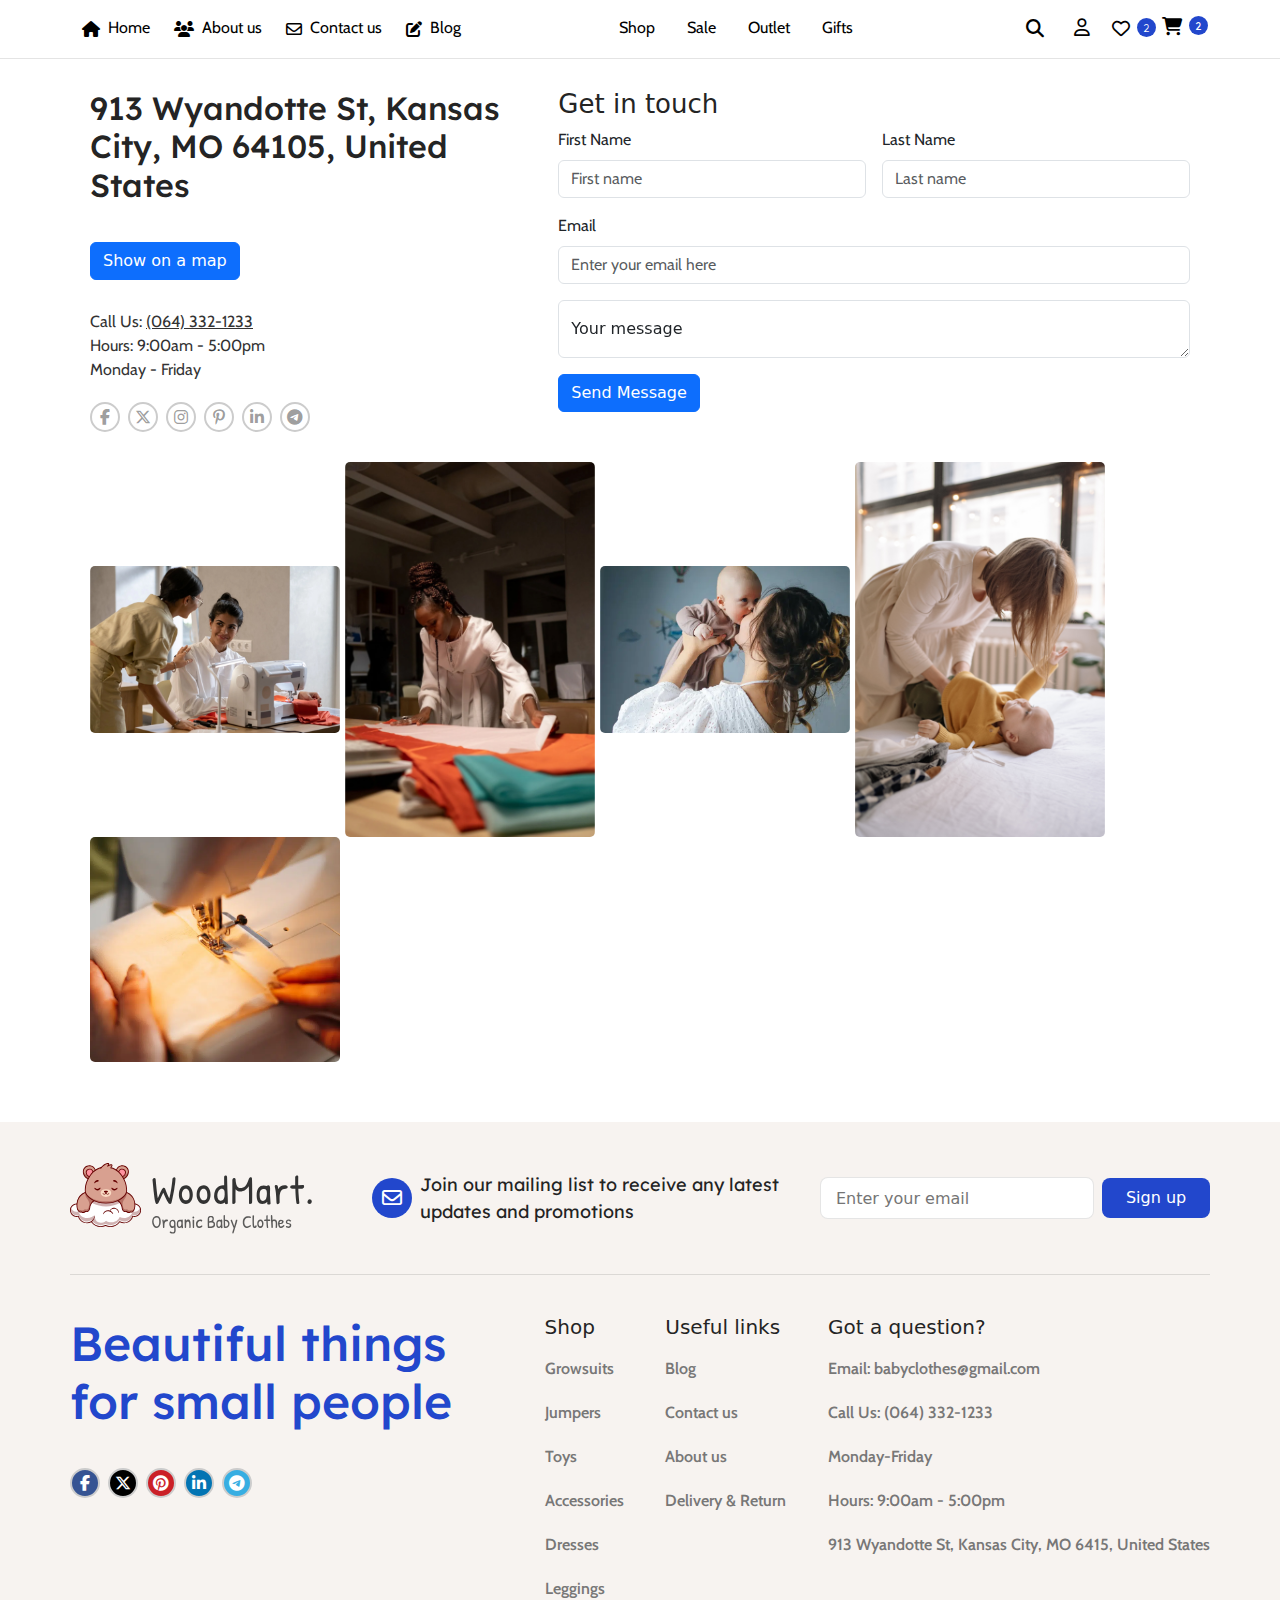
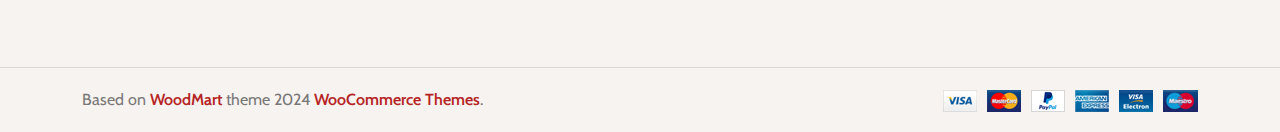
<file: contact-us/contact.html>
<!DOCTYPE html>
<html lang="en">
    <head>
        <meta charset="UTF-8">
        <meta name="viewport" content="width=device-width, initial-scale=1.0">
        <link rel="stylesheet"
            href="https://cdnjs.cloudflare.com/ajax/libs/font-awesome/6.5.1/css/all.min.css">
        <link
            href="https://cdn.jsdelivr.net/npm/bootstrap@5.3.3/dist/css/bootstrap.min.css"
            rel="stylesheet"
            integrity="sha384-QWTKZyjpPEjISv5WaRU9OFeRpok6YctnYmDr5pNlyT2bRjXh0JMhjY6hW+ALEwIH"
            crossorigin="anonymous">
        <link rel="stylesheet" href="./contact.css">
        <link rel="stylesheet" href="../footer.css">
        <link rel="stylesheet" href="../navmenu.css">
        <title>contact us</title>
    </head>
    <body>

        <!-- menu bar -->
        <nav
            class="navbar navbar-expand-lg bg-white position-relative z-1 position-sticky">
            <div class="container">
                <!-- <a class="navbar-brand" href="#"><img src="./images/w-bcs-logo-white-m.svg" alt=""></a> -->
                <button class="navbar-toggler bg-white" type="button"
                    data-bs-toggle="collapse"
                    data-bs-target="#navbarSupportedContent"
                    aria-controls="navbarSupportedContent" aria-expanded="false"
                    aria-label="Toggle navigation">
                    <span class="navbar-toggler-icon"></span>
                </button>
                <div class="collapse navbar-collapse"
                    id="navbarSupportedContent">
                    <ul class="navbar-nav me-auto mb-2 mb-lg-0 gap-3">
                        <li class="nav-item d-flex align-items-center">
                            <i
                                class="fa-solid fa-house d-lg-block d-md-none d-none"></i>
                            <a class="nav-link text-black"
                                href="../index.html">Home</a>
                        </li>
                        <li class="nav-item d-flex align-items-center">
                            <i
                                class="fa-solid fa-users d-lg-block d-md-none d-none"></i>
                            <a class="nav-link text-black"
                                href="../about/about.html">About
                                us</a>
                        </li>
                        <li class="nav-item d-flex align-items-center">
                            <i
                                class="fa-regular fa-envelope d-lg-block d-md-none d-none"></i>
                            <a class="nav-link text-black"
                                href="../contact-us/contact.html">Contact
                                us</a>
                        </li>
                        <li class="nav-item d-flex align-items-center">
                            <i
                                class="fa-solid fa-pen-to-square d-lg-block d-md-none d-none"></i>
                            <a class="nav-link text-black" href="../blog-page/blog.html">Blog</a>
                        </li>
                    </ul>
                    <ul class="navbar-nav me-auto mb-2 mb-lg-0 gap-3">
                        <li class="nav-item">
                            <a class="nav-link active text-black"
                                aria-current="page" href="../shop/shop.html">Shop</a>
                        </li>
                        <li class="nav-item">
                            <a class="nav-link text-black"  href="../coming-soon/coming-soon.html">Sale</a>
                        </li>
                        <li class="nav-item">
                            <a class="nav-link text-black"  href="../coming-soon/coming-soon.html">Outlet</a>
                        </li>
                        <li class="nav-item">
                            <a class="nav-link text-black"  href="../coming-soon/coming-soon.html">Gifts</a>
                        </li>
                    </ul>
                    <div
                        class="icon-menu d-flex align-content-lg-center align-content-start">
                        <div
                            class="search-icon position-relative d-flex justify-content-start align-items-center  d-lg-block d-md-none"><i
                                class="text-black fa-solid fa-magnifying-glass d-lg-block d-md-none d-none px-4"></i></div>
                        <div
                            class="d-flex justify-content-start align-items-center gap-3 border-bottom w-100">
                    <button class="canvas-btn" type="button" data-bs-toggle="offcanvas" data-bs-target="#offcanvasRight" aria-controls="offcanvasRight"><i class="fa-regular fa-user text-black"></i></button>
                                <p
                                class="login-name m-0 text-black">Login /
                                Register</p></div>
                        <div
                            class="d-flex justify-content-start align-items-center gap-3 border-bottom w-100"><i
                                class="fa-regular fa-heart px-3 notifation position-relative text-black"></i><p
                                class="login-name m-0 text-black">Wishlist</p></div>
                        <div class="cart-icon d-lg-block d-md-none d-none"><i
                                class="text-black fa-solid fa-cart-shopping px-3 notifation position-relative "></i></div>
                        <div
                            class="d-flex justify-content-start align-items-center gap-3 compare-icon1 border-bottom w-100"><i
                                class=" fa-solid fa-code-compare compare-icon text-black"></i><p
                                class="m-0 text-black">compare</p></div>
                    </div>
                </div>
            </div>
        </nav>



        <!-- aadress contact us -->
        <div class="contact-us-detail container">
            <div class="row">
                <div class="col-lg-5 col-12">
                    <div class="address-detail">
                        <h4>913 Wyandotte St, Kansas City, MO 64105, United
                            States</h4>
                        <button class="btn btn-primary">Show on a map</button>
                        <ul class="m-0 list-unstyled">
                            <li><span class="list-content">Call Us:
                                    <u>(064) 332-1233</u></span></li>
                            <li><span class="list-content">Hours: 9:00am -
                                    5:00pm</li>
                                <li><span class="list-content">Monday -
                                        Friday</li>
                                </ul>
                                <div class="contact-social d-flex gap-2">
                                    <div
                                        class="social-icon rounded-circle d-flex justify-content-center align-items-center">
                                        <i class="fa-brands fa-facebook-f"></i>
                                    </div>
                                    <div
                                        class="social-icon rounded-circle d-flex justify-content-center align-items-center">
                                        <i class="fa-brands fa-x-twitter"></i>
                                    </div>
                                    <div
                                        class="social-icon rounded-circle d-flex justify-content-center align-items-center">
                                        <i class="fa-brands fa-instagram"></i>
                                    </div>
                                    <div
                                        class="social-icon rounded-circle d-flex justify-content-center align-items-center">
                                        <i class="fa-brands fa-pinterest-p"></i>
                                    </div>
                                    <div
                                        class="social-icon rounded-circle d-flex justify-content-center align-items-center">
                                        <i class="fa-brands fa-linkedin-in"></i>
                                    </div>
                                    <div
                                        class="social-icon rounded-circle d-flex justify-content-center align-items-center">
                                        <i class="fa-brands fa-telegram"></i>
                                    </div>
                                </div>
                    </div>
                </div>
                <div class="col-lg-7 col-12 mt-lg-0 mt-3">
                    <div class="contact-form-title">
                        <h4>Get in touch</h4>
                    </div>
                    <form class="row g-3">
                        <div class="col-md-6">
                          <label for="inputEmail4" class="form-label">First Name</label>
                          <input type="text" class="form-control" placeholder="First name">
                        </div>
                        <div class="col-md-6">
                            <label for="inputEmail4" class="form-label">Last Name</label>
                            <input type="text" class="form-control" placeholder="Last name">
                          </div>
                          <div class="col-12">
                            <label for="inputEmail4" class="form-label">Email</label>
                            <input type="email" class="form-control" id="inputEmail4" placeholder="Enter your email here">
                          </div>                                        
                        <div class="col-12">
                          <div class="form-floating">
                            <textarea class="form-control" placeholder="Leave a comment here" id="floatingTextarea"></textarea>
                            <label for="floatingTextarea">Your message</label>
                          </div>
                        </div>
                        
                        <div class="col-12">
                          <button type="submit" class="btn btn-primary">Send Message</button>
                        </div>
                      </form>
                </div>
            </div>

            <div class="image-view-contact">
                <!-- The Image 1 -->
                <img class="toZoom" src="../images/w-bcs-contact-us-1.jpg" width="300">
                <!-- The Modal -->
                <div class="idMyModal modal z-2">
                <span class="close">&times;</span>
                <img class="modal-content">
                </div>

                <!-- The Image 2 -->
                <img class="toZoom" src="../images/w-bcs-contact-us-2.jpg" width="300">
                <!-- The Modal -->
                <div class="idMyModal modal z-2">
                <span class="close">&times;</span>
                <img class="modal-content">
                </div>

                <!-- The Image 3 -->
                <img class="toZoom" src="../images/w-bcs-contact-us-3.jpg.webp" width="300">
                <!-- The Modal -->
                <div class="idMyModal modal z-2">
                <span class="close">&times;</span>
                <img class="modal-content">
                </div>

                <!-- The Image 4 -->
                <img class="toZoom" src="../images/w-bcs-contact-us-5.jpg" width="300">
                <!-- The Modal -->
                <div class="idMyModal modal z-2">
                <span class="close">&times;</span>
                <img class="modal-content">
                </div>

                <!-- The Image 5 -->
                <img class="toZoom" src="../images/w-bcs-contact-us-4.jpg.webp" width="300">
                <!-- The Modal -->
                <div class="idMyModal modal z-2">
                <span class="close">&times;</span>
                <img class="modal-content">
                </div>

            </div>
        </div>

<!-- canvas-btn -->

<div class="offcanvas offcanvas-end" tabindex="-1" id="offcanvasRight" aria-labelledby="offcanvasRightLabel">
    <div class="offcanvas-header d-flex justify-content-between align-items-center">
      <h5 class="offcanvas-title" id="offcanvasRightLabel">Sign in</h5>
      <button type="button" class="canvas-btn d-flex align-items-center gap-2" data-bs-dismiss="offcanvas" aria-label="Close"><i class="fa-solid fa-xmark text-black fw-bold fs-4"></i>Close</button>
    </div>
    <div class="offcanvas-body">
      <div class="form-data pb-4">
          <form>
              <div class="mb-3">
                <label for="exampleInputEmail1" class="form-label">Email address</label>
                <input type="email" class="form-control" id="exampleInputEmail1" aria-describedby="emailHelp">
              </div>
              <div class="mb-3">
                <label for="exampleInputPassword1" class="form-label">Password</label>
                <input type="password" class="form-control" id="exampleInputPassword1">
              </div>
              <div class="mb-3 form-check">
                <input type="checkbox" class="form-check-input" id="exampleCheck1">
                <label class="form-check-label" for="exampleCheck1">Check me out</label>
              </div>
              <button type="submit" class="btn btn-primary">Submit</button>
          </form>
      </div>
      <div class="text-center sign-up">
          <i class="fa-regular fa-user"></i>
          <p>No account yet?</p>
          <a href="../signup-page/sign-up.html">Create an Account</a>
      </div>
    </div>
  </div>

        <!-- footer menu -->
        <footer>
                        <div class="footer-main">
                            <div
                                class="container logo-footer-box d-flex justify-content-between align-items-center gap-3 flex-lg-nowrap flex-wrap">
                                <div>
                                    <img
                                        src="../images/w-bcs-logo-black-l-1.svg"
                                        alt>
                                </div>
                                <div
                                    class="sub-data d-flex justify-content-between align-items-center gap-1 flex-md-nowrap flex-wrap">
                                    <div
                                        class="msg-one d-flex align-items-center gap-2 "
                                        style="width: 444px;">
                                        <div
                                            class="msg-icon d-flex justify-content-center align-items-center">
                                            <i
                                                class="fa-regular fa-envelope text-white fs-5"></i>
                                        </div>
                                        <div class="join-para">
                                            <p class="m-0">Join our mailing list
                                                to
                                                receive
                                                any latest updates and
                                                promotions</p>
                                        </div>
                                    </div>
                                    <div
                                        class="sub-mail d-flex justify-content-between align-items-center gap-2">
                                        <input class="text-black w-100 bg-white"
                                            type="email"
                                            placeholder="Enter your email">
                                        <button
                                            class="sign-up-btn border-0 text-white">Sign
                                            up</button>
                                    </div>
                                </div>
                            </div>
                            <div
                                class="container logo-footer-box d-flex justify-content-between flex-lg-nowrap flex-wrap gap-4"
                                style="border-bottom: none;">
                                <div>
                                    <div class="footwr-title">
                                        <h1 class>Beautiful things for small
                                            people</h1>
                                    </div>
                                    <div class="social d-flex gap-2">
                                        <div
                                            class="social-icon d-flex justify-content-center align-items-center"
                                            style="background: #365493;"><i
                                                class="text-white fa-brands fa-facebook-f"></i></div>
                                        <div
                                            class="social-icon d-flex justify-content-center align-items-center"
                                            style="background: #000000;"><i
                                                class="text-white fa-brands fa-x-twitter"></i></div>
                                        <div
                                            class="social-icon d-flex justify-content-center align-items-center"
                                            style="background: #cb2027;"><i
                                                class="text-white fa-brands fa-pinterest"></i></div>
                                        <div
                                            class="social-icon d-flex justify-content-center align-items-center"
                                            style="background: #0274b3;"><i
                                                class="text-white fa-brands fa-linkedin-in"></i></div>
                                        <div
                                            class="social-icon d-flex justify-content-center align-items-center"
                                            style="background: #37aee2;"><i
                                                class="text-white fa-brands fa-telegram"></i></div>
                                    </div>
                                </div>
                                <div
                                    class="list-data d-flex justify-content-between w-100 gap-4 flex-sm-nowrap flex-wrap">
                                    <div>
                                        <ul class="list-menu p-0 list-unstyled">
                                            <h5
                                                style="color: #242424 !important;">Shop</h5>
                                            <li>Growsuits</li>
                                            <li>Jumpers</li>
                                            <li>Toys</li>
                                            <li>Accessories</li>
                                            <li>Dresses</li>
                                            <li>Leggings</li>
                                        </ul>
                                    </div>
                                    <div>
                                        <ul class="list-menu p-0 list-unstyled">
                                            <h5
                                                style="color: #242424 !important;">Useful
                                                links</h5>
                                            <li>Blog</li>
                                            <li>Contact us</li>
                                            <li>About us</li>
                                            <li>Delivery & Return</li>
                                        </ul>
                                    </div>
                                    <div>
                                        <ul class="list-menu p-0 list-unstyled">
                                            <h5
                                                style="color: #242424 !important;">Got
                                                a
                                                question?</h5>
                                            <li>Email:
                                                babyclothes@gmail.com</li>
                                            <li>Call Us: (064) 332-1233</li>
                                            <li>Monday-Friday</li>
                                            <li>Hours: 9:00am - 5:00pm</li>
                                            <li>913 Wyandotte St, Kansas City,
                                                MO
                                                6415,
                                                United States</li>
                                        </ul>
                                    </div>
                                </div>
                            </div>
                            <div class="copy-right">
                                <div
                                    class="container copy-box d-flex justify-content-md-between align-items-center justify-content-center flex-lg-nowrap flex-wrap gap-3">
                                    <div class>
                                        <p
                                            class="text-sm-start text-center m-0">Based
                                            on
                                            <span>WoodMart </span>theme 2024
                                            <span>WooCommerce Themes</span>.</p>
                                    </div>
                                    <div>
                                        <img src="../images/payments.png" alt>
                                    </div>
                                </div>

                            </div>
                            <div
                                class="mobile-view-footer bg-white d-md-none d-block position-fixed bottom-0 w-100 z-2">
                                <div
                                    class=" d-flex justify-content-between align-items-center">
                                    <div
                                        class="mobile-menu d-flex align-items-center">
                                        <i class="fa-solid fa-bag-shopping"></i>
                                        <p class="m-0">Shop</p>
                                    </div>
                                    <div
                                        class="mobile-menu notifation-one position-relative d-flex align-items-center">
                                        <i class="fa-regular fa-heart"></i>
                                        <p class="m-0">Wishlist</p>
                                    </div>
                                    <div
                                        class="mobile-menu d-flex align-items-center">
                                        <i class=" fa-solid fa-share-nodes"></i>
                                        <p class="m-0">Compare</p>
                                    </div>
                                    <div
                                        class="mobile-menu d-flex align-items-center">
                                        <i class="fa-regular fa-user"></i>
                                        <p class="m-0">Account</p>
                                    </div>

                                </div>
                            </div>

                        </div>

        </footer>

    </body>
</html>


<script
    src="https://cdn.jsdelivr.net/npm/bootstrap@5.3.3/dist/js/bootstrap.bundle.min.js"
    integrity="sha384-YvpcrYf0tY3lHB60NNkmXc5s9fDVZLESaAA55NDzOxhy9GkcIdslK1eN7N6jIeHz"
    crossorigin="anonymous"></script>


<script>
    const modal = document.getElementsByClassName('idMyModal');
const img = document.getElementsByClassName('toZoom');
const modalImg = document.getElementsByClassName('modal-content');
for ( let i = 0; i < img.length; i++ ) {
  img[i].onclick = function () {
    modal[i].style.display = "block";
    modalImg[i].src = this.src;
  }
}

var span = document.getElementsByClassName("close");
for ( let i = 0; i < span.length; i++ ) {
  span[i].onclick = function() { 
    modal[i].style.display = "none";
  }
}
</script>
</file>
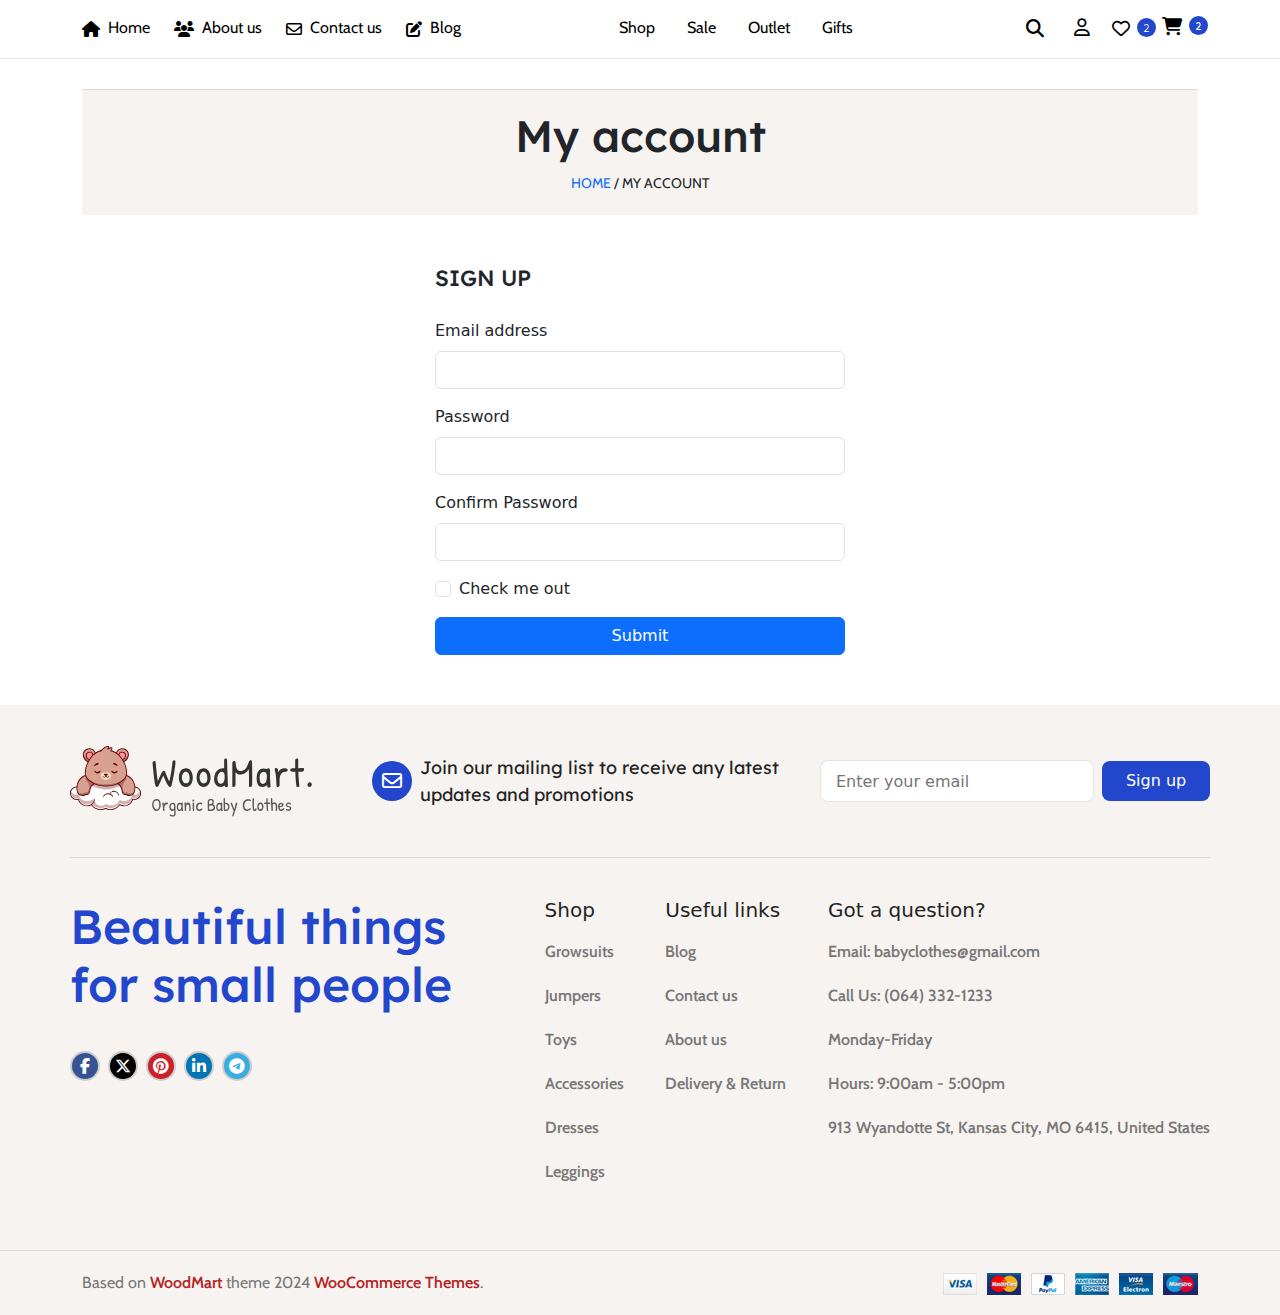
<file: signup-page/sign-up.html>
<!DOCTYPE html>
<html lang="en">
  <head>
    <meta charset="UTF-8" />
    <meta name="viewport" content="width=device-width, initial-scale=1.0" />
    <link
      rel="stylesheet"
      href="https://cdnjs.cloudflare.com/ajax/libs/font-awesome/6.5.1/css/all.min.css"
    />
    <link
      href="https://cdn.jsdelivr.net/npm/bootstrap@5.3.3/dist/css/bootstrap.min.css"
      rel="stylesheet"
      integrity="sha384-QWTKZyjpPEjISv5WaRU9OFeRpok6YctnYmDr5pNlyT2bRjXh0JMhjY6hW+ALEwIH"
      crossorigin="anonymous"
    />
    <link rel="stylesheet" href="./sign-up.css" />
    <link rel="stylesheet" href="../footer.css" />
    <link rel="stylesheet" href="../navmenu.css" />
    <title>Sign up</title>
  </head>
  <body>
    <!-- menu bar -->
    <nav
      class="navbar navbar-expand-lg bg-white position-relative z-3 position-sticky"
    >
      <div class="container">
        <!-- <a class="navbar-brand" href="#"><img src="./images/w-bcs-logo-white-m.svg" alt=""></a> -->
        <button
          class="navbar-toggler bg-white"
          type="button"
          data-bs-toggle="collapse"
          data-bs-target="#navbarSupportedContent"
          aria-controls="navbarSupportedContent"
          aria-expanded="false"
          aria-label="Toggle navigation"
        >
          <span class="navbar-toggler-icon"></span>
        </button>
        <div class="collapse navbar-collapse" id="navbarSupportedContent">
          <ul class="navbar-nav me-auto mb-2 mb-lg-0 gap-3">
            <li class="nav-item d-flex align-items-center">
              <i class="fa-solid fa-house d-lg-block d-md-none d-none"></i>
              <a class="nav-link text-black" href="../index.html">Home</a>
            </li>
            <li class="nav-item d-flex align-items-center">
              <i class="fa-solid fa-users d-lg-block d-md-none d-none"></i>
              <a class="nav-link text-black" href="../about/about.html"
                >About us</a
              >
            </li>
            <li class="nav-item d-flex align-items-center">
              <i class="fa-regular fa-envelope d-lg-block d-md-none d-none"></i>
              <a class="nav-link text-black" href="../contact-us/contact.html"
                >Contact us</a
              >
            </li>
            <li class="nav-item d-flex align-items-center">
              <i
                class="fa-solid fa-pen-to-square d-lg-block d-md-none d-none"
              ></i>
              <a class="nav-link text-black" href="../blog-page/blog.html"
                >Blog</a
              >
            </li>
          </ul>
          <ul class="navbar-nav me-auto mb-2 mb-lg-0 gap-3">
            <li class="nav-item">
              <a
                class="nav-link active text-black"
                aria-current="page"
                href="../shop/shop.html"
                >Shop</a
              >
            </li>
            <li class="nav-item">
              <a
                class="nav-link text-black"
                href="../coming-soon/coming-soon.html"
                >Sale</a
              >
            </li>
            <li class="nav-item">
              <a
                class="nav-link text-black"
                href="../coming-soon/coming-soon.html"
                >Outlet</a
              >
            </li>
            <li class="nav-item">
              <a
                class="nav-link text-black"
                href="../coming-soon/coming-soon.html"
                >Gifts</a
              >
            </li>
          </ul>
          <div
            class="icon-menu d-flex align-content-lg-center align-content-start"
          >
            <div
              class="search-icon position-relative d-flex justify-content-start align-items-center d-lg-block d-md-none"
            >
              <i
                class="text-black fa-solid fa-magnifying-glass d-lg-block d-md-none d-none px-4"
              ></i>
            </div>
            <div
              class="d-flex justify-content-start align-items-center gap-3 border-bottom w-100"
            >
              <button
                class="canvas-btn"
                type="button"
                data-bs-toggle="offcanvas"
                data-bs-target="#offcanvasRight"
                aria-controls="offcanvasRight"
              >
                <i class="fa-regular fa-user text-black"></i>
              </button>
              <p class="login-name m-0 text-black">Login / Register</p>
            </div>
            <div
              class="d-flex justify-content-start align-items-center gap-3 border-bottom w-100"
            >
              <i
                class="fa-regular fa-heart px-3 notifation position-relative text-black"
              ></i>
              <p class="login-name m-0 text-black">Wishlist</p>
            </div>
            <div class="cart-icon d-lg-block d-md-none d-none">
              <i
                class="text-black fa-solid fa-cart-shopping px-3 notifation position-relative"
              ></i>
            </div>
            <div
              class="d-flex justify-content-start align-items-center gap-3 compare-icon1 border-bottom w-100"
            >
              <i class="fa-solid fa-code-compare compare-icon text-black"></i>
              <p class="m-0 text-black">compare</p>
            </div>
          </div>
        </div>
      </div>
    </nav>

    <!-- my account -->

    <div class="container">
      <div class="account-title text-center">
        <h1>My account</h1>
        <span><a href="../index.html">HOME</a> / MY ACCOUNT</span>
      </div>
      <div class="d-flex justify-content-center">
        <div class="sign-up-form">
          <h4 class="text-uppercase">Sign Up</h4>
          <form class="">
            <div class="mb-3">
              <label for="exampleInputEmail1" class="form-label"
                >Email address</label
              >
              <input
                type="email"
                class="form-control"
                id="exampleInputEmail1"
                aria-describedby="emailHelp"
              />
            </div>
            <div class="mb-3">
              <label for="exampleInputPassword1" class="form-label"
                >Password</label
              >
              <input
                type="password"
                class="form-control"
                id="exampleInputPassword1"
              />
            </div>
            <div class="mb-3">
              <label for="exampleInputPassword1" class="form-label"
                >Confirm Password</label
              >
              <input
                type="password"
                class="form-control"
                id="exampleInputPassword1"
              />
            </div>
            <div class="mb-3 form-check">
              <input
                type="checkbox"
                class="form-check-input"
                id="exampleCheck1"
              />
              <label class="form-check-label" for="exampleCheck1"
                >Check me out</label
              >
            </div>
            <button type="submit " class="btn btn-primary w-100">Submit</button>
          </form>
        </div>
      </div>
    </div>

    <!-- canvas-btn -->

    <div
      class="offcanvas offcanvas-end"
      tabindex="-1"
      id="offcanvasRight"
      aria-labelledby="offcanvasRightLabel"
    >
      <div
        class="offcanvas-header d-flex justify-content-between align-items-center"
      >
        <h5 class="offcanvas-title" id="offcanvasRightLabel">Sign in</h5>
        <button
          type="button"
          class="canvas-btn d-flex align-items-center gap-2"
          data-bs-dismiss="offcanvas"
          aria-label="Close"
        >
          <i class="fa-solid fa-xmark text-black fw-bold fs-4"></i>Close
        </button>
      </div>
      <div class="offcanvas-body">
        <div class="form-data pb-4">
          <form>
            <div class="mb-3">
              <label for="exampleInputEmail1" class="form-label"
                >Email address</label
              >
              <input
                type="email"
                class="form-control"
                id="exampleInputEmail1"
                aria-describedby="emailHelp"
              />
            </div>
            <div class="mb-3">
              <label for="exampleInputPassword1" class="form-label"
                >Password</label
              >
              <input
                type="password"
                class="form-control"
                id="exampleInputPassword1"
              />
            </div>
            <div class="mb-3 form-check">
              <input
                type="checkbox"
                class="form-check-input"
                id="exampleCheck1"
              />
              <label class="form-check-label" for="exampleCheck1"
                >Check me out</label
              >
            </div>
            <button type="submit" class="btn btn-primary">Submit</button>
          </form>
        </div>
        <div class="text-center sign-up">
          <i class="fa-regular fa-user"></i>
          <p>No account yet?</p>
          <a href="../signup-page/sign-up.html">Create an Account</a>
        </div>
      </div>
    </div>

    <!-- footer menu -->
    <footer>
      <div class="footer-main">
        <div
          class="container logo-footer-box d-flex justify-content-between align-items-center gap-3 flex-lg-nowrap flex-wrap"
        >
          <div>
            <img src="../images/w-bcs-logo-black-l-1.svg" alt />
          </div>
          <div
            class="sub-data d-flex justify-content-between align-items-center gap-1 flex-md-nowrap flex-wrap"
          >
            <div
              class="msg-one d-flex align-items-center gap-2"
              style="width: 444px"
            >
              <div
                class="msg-icon d-flex justify-content-center align-items-center"
              >
                <i class="fa-regular fa-envelope text-white fs-5"></i>
              </div>
              <div class="join-para">
                <p class="m-0">
                  Join our mailing list to receive any latest updates and
                  promotions
                </p>
              </div>
            </div>
            <div
              class="sub-mail d-flex justify-content-between align-items-center gap-2"
            >
              <input
                class="text-black w-100 bg-white"
                type="email"
                placeholder="Enter your email"
              />
              <button class="sign-up-btn border-0 text-white">Sign up</button>
            </div>
          </div>
        </div>
        <div
          class="container logo-footer-box d-flex justify-content-between flex-lg-nowrap flex-wrap gap-4"
          style="border-bottom: none"
        >
          <div>
            <div class="footwr-title">
              <h1 class>Beautiful things for small people</h1>
            </div>
            <div class="social d-flex gap-2">
              <div
                class="social-icon d-flex justify-content-center align-items-center"
                style="background: #365493"
              >
                <i class="text-white fa-brands fa-facebook-f"></i>
              </div>
              <div
                class="social-icon d-flex justify-content-center align-items-center"
                style="background: #000000"
              >
                <i class="text-white fa-brands fa-x-twitter"></i>
              </div>
              <div
                class="social-icon d-flex justify-content-center align-items-center"
                style="background: #cb2027"
              >
                <i class="text-white fa-brands fa-pinterest"></i>
              </div>
              <div
                class="social-icon d-flex justify-content-center align-items-center"
                style="background: #0274b3"
              >
                <i class="text-white fa-brands fa-linkedin-in"></i>
              </div>
              <div
                class="social-icon d-flex justify-content-center align-items-center"
                style="background: #37aee2"
              >
                <i class="text-white fa-brands fa-telegram"></i>
              </div>
            </div>
          </div>
          <div
            class="list-data d-flex justify-content-between w-100 gap-4 flex-sm-nowrap flex-wrap"
          >
            <div>
              <ul class="list-menu p-0 list-unstyled">
                <h5 style="color: #242424 !important">Shop</h5>
                <li>Growsuits</li>
                <li>Jumpers</li>
                <li>Toys</li>
                <li>Accessories</li>
                <li>Dresses</li>
                <li>Leggings</li>
              </ul>
            </div>
            <div>
              <ul class="list-menu p-0 list-unstyled">
                <h5 style="color: #242424 !important">Useful links</h5>
                <li>Blog</li>
                <li>Contact us</li>
                <li>About us</li>
                <li>Delivery & Return</li>
              </ul>
            </div>
            <div>
              <ul class="list-menu p-0 list-unstyled">
                <h5 style="color: #242424 !important">Got a question?</h5>
                <li>Email: babyclothes@gmail.com</li>
                <li>Call Us: (064) 332-1233</li>
                <li>Monday-Friday</li>
                <li>Hours: 9:00am - 5:00pm</li>
                <li>913 Wyandotte St, Kansas City, MO 6415, United States</li>
              </ul>
            </div>
          </div>
        </div>
        <div class="copy-right">
          <div
            class="container copy-box d-flex justify-content-md-between align-items-center justify-content-center flex-lg-nowrap flex-wrap gap-3"
          >
            <div class>
              <p class="text-sm-start text-center m-0">
                Based on <span>WoodMart </span>theme 2024
                <span>WooCommerce Themes</span>.
              </p>
            </div>
            <div>
              <img src="../images/payments.png" alt />
            </div>
          </div>
        </div>
        <div
          class="mobile-view-footer bg-white d-md-none d-block position-fixed bottom-0 w-100 z-2"
        >
          <div class="d-flex justify-content-between align-items-center">
            <div class="mobile-menu d-flex align-items-center">
              <i class="fa-solid fa-bag-shopping"></i>
              <p class="m-0">Shop</p>
            </div>
            <div
              class="mobile-menu notifation-one position-relative d-flex align-items-center"
            >
              <i class="fa-regular fa-heart"></i>
              <p class="m-0">Wishlist</p>
            </div>
            <div class="mobile-menu d-flex align-items-center">
              <i class="fa-solid fa-share-nodes"></i>
              <p class="m-0">Compare</p>
            </div>
            <div class="mobile-menu d-flex align-items-center">
              <i class="fa-regular fa-user"></i>
              <p class="m-0">Account</p>
            </div>
          </div>
        </div>
      </div>
    </footer>
  </body>
</html>

<script
  src="https://cdn.jsdelivr.net/npm/bootstrap@5.3.3/dist/js/bootstrap.bundle.min.js"
  integrity="sha384-YvpcrYf0tY3lHB60NNkmXc5s9fDVZLESaAA55NDzOxhy9GkcIdslK1eN7N6jIeHz"
  crossorigin="anonymous"
></script>
</file>
<file: about/about.css>
@import url('https://fonts.googleapis.com/css2?family=Cabin:ital,wght@0,400..700;1,400..700&family=Lexend:wght@100..900&display=swap');

:root {
    --wd-title-font: "Lexend", Arial, Helvetica, sans-serif;
    --wd-title-font-weight: 500;
    --wd-title-color: #242424;
    --wd-text-font: "Cabin", Arial, Helvetica, sans-serif;
    --wd-text-font-weight: 400;
    --wd-text-color: #777777;
    --wd-text-font-size: 16px;
    --wd-entities-title-font-weight: 400;
    --wd-entities-title-color: #333333;
    }


a {
    text-decoration: none;
}
.nav-link {
    font-family: var(--wd-text-font);
}

.about-title h5, .about-title h4, .about-title-two h4, .about-title-detail h4, .about-section-three .card-title {
    font-family: var(--wd-title-font);
}

.about-title p, .about-title-two p, .about-title-detail p, .about-section-three .card-text {
    font-family: var(--wd-text-font);
}
.about-section {
    padding: 30px 0;
}

.about-title h5 {
    font-size: 18px;
    color: #2247cc;
}
.about-title h4 {
    font-size: 46px;
}
.about-title h4, .about-title-two h4, .about-title-detail h4, .about-section-three .card-text {
    color: #242424; 
}

.about-title p, .about-title-two p, .about-section-three .card-text {
    font-size: 16px;
    color: var(--wd-entities-title-color);
}
.about-title-two h4 {
    font-size: 32px;
}
.about-section-two {
    margin-top: 40px;
}
.about-title-two, .about-title-detail {
    border-bottom: 1px solid rgba(0, 0, 0, 0.11);
}
.about-title-detail {
    padding: 20px 0;
}
.about-title-detail h4, .about-section-three .card-title {
    font-size: 22px;
}
.about-title-detail p {
    font-size: 16px;
    color: var(--wd-text-color);
}

.about-section-three {
    padding: 30px 0;
}
.about-section-three .card {
    border: none;
}
.about-section-three .card-body {
    padding: 16px 0;
}
.accordion-button {
    font-size: 16px;
    font-weight: 600;
    font-family: var(--wd-title-font)
}
.accordion-body p {
    color: #777777;
    font-family: var(--wd-text-font);
}
.accordion-button:not(.collapsed) {
    color: #2247cc;
    background: none;
}
.accordion-button:focus {
    box-shadow: none;
}



@media (max-width:992px) {
    .about-img, .about-title, .about-title-two, .social-name {
        padding: 0 20px;
    }
    .about-title-two {
        padding: 20px 10px ;
    }
    .about-title h4 {
        font-size: 22px;
    }
    .about-title-two h4 {
        font-size: 26px;
    }
    .about-title-detail h4 {
        font-size: 16px;
    }
    .about-section-three .card {
        padding: 0 10px;
    }
    
}
</file>
<file: footer.css>
.footer-main {
    background-color: rgb(247, 243, 240);
}
.logo-footer-box {
    padding: 40px 0;
    border-bottom: 1px solid rgba(0,0,0,0.11);
}
.msg-icon {
    min-width: 40px;
    height: 40px;
    background-color: rgb(34, 71, 204);
    border-radius: 50%;
}
.join-para p {
    font-size: 18px;
    font-family: var(--wd-title-font);
    color: #232323 !important;
}
.sub-mail input {
    outline: none;
    border: 1px solid rgba(0, 0, 0, .1);
    padding: 0 15px;
    height: 42px;
    border-radius: 8px;
}
.sign-up-btn {
    padding: 5px 10px;
    background: #2247cc;
    border-radius: 8px;
    height: 40px;
    width: 150px;
}
.search-icon {
    display: flex !important;
}
.social-icon i, .search-icon i, .cart-icon i {
    transition: 1s;
}
.social {
    padding-top: 30px;
}
.social-icon {
    width: 30px;
    height: 30px;
    border-radius: 50%;
}
.social-icon i:hover {
    transform: rotate(360deg);
    cursor: pointer;
}
.footwr-title h1 {
    font-family: var(--wd-title-font);
    font-size: 48px;
    color: #2247CC !important;
}
.list-menu li {
    color: #777777 !important;
    padding: 10px 0;
    font-size: 16px;
    font-weight: 600;
    font-family: var(--wd-text-font);
}
.copy-right {
    padding: 20px 0;
    border-top: 1px solid rgba(0,0,0,0.11);
}
.copy-right p {
    font-size: 16px;
    font-family: var(--wd-text-font);
    color: #777777 !important;
}
.copy-right span {
    color: #b52424  !important;
    font-weight: 600;
}
.copy-right span:hover {
    cursor: pointer;
}
.mobile-view-footer {
    padding: 10px;
    box-shadow: 0 0 9px rgba(0,0,0,.12);
}
.mobile-menu p, .mobile-menu i {
    color: #333333 !important;
}
.mobile-menu i {
    font-size: 20px !important;
}
.mobile-menu {
    flex-direction: column;
}
.notifation-one::after {
    content: "0";
    position: absolute;
    right: 8px;
    top: -2px;
    font-size: 10px;
    background-color: #2247CC;
    width: 14px;
    height: 14px;
    border-radius: 50%;
    display: flex;
    justify-content: center;
    align-items: center;
}


/* canvas */
.canvas-btn {
    border: none;
    background-color: #ffffff;
    color: #000000;
}
.offcanvas-header, .form-data  {
    border-bottom: 1px solid rgba(0, 0, 0, .105);
}
.sign-up {
    padding: 30px;
}
.sign-up i {
    font-size: 60px !important;
    opacity: 0.3;
}
.sign-up p {
    color: #242424;
    font-weight: 500;
    font-family: var(--wd-text-font);
    padding-top: 20px;
    font-size: 16px;
}
.sign-up a {
    font-size: 13px;
    font-family: var(--wd-text-font);
    transition: 0.3s;
}
.sign-up a:hover {
    border-bottom: 2px solid rgb(19, 2, 92) !important;
    cursor: pointer;
    transform: scale(1.1);
}




@media (max-width:992px) {
    .msg-one, .sub-mail {
        width: 100% !important;
    }
    .sub-data {
        gap: 20px !important;
        padding: 0 20px;
    }
    .footwr-title h1 {
        font-size: 22px;
    }
    .logo-footer-img {
        padding-left: 20px;
    }
    .logo-footer-box {
        padding: 40px 10px;
    }
    
}

@media (max-width:768px) {
    .footer-main {
        padding-bottom: 60px;
    }
}

@media (max-width:425px) {
    .join-para p {
        font-size: 12px;
    }
}
</file>
<file: navmenu.css>
:root {
  --wd-title-font: "Lexend", Arial, Helvetica, sans-serif;
  --wd-title-font-weight: 500;
  --wd-title-color: #242424;
  --wd-text-font: "Cabin", Arial, Helvetica, sans-serif;
  --wd-text-font-weight: 400;
  --wd-text-color: #777777;
  --wd-text-font-size: 16px;
  --wd-entities-title-font: "Lexend", Arial, Helvetica, sans-serif;
  --wd-entities-title-font-weight: 400;
  --wd-entities-title-color: #333333;
}

.nav-link {
  font-family: var(--wd-text-font);
}
.navbar {
  border-bottom: 1px solid rgba(0, 0, 0, 0.10588235294118);
  position: -webkit-sticky;
  position: sticky !important;
  top: 0;
}
.nav-item i {
  color: #000000 !important;
}
.nav-item .nav-link {
  border-bottom: 2px solid white !important;
}
.nav-item .nav-link:hover {
  border-bottom: 2px solid rgb(34, 71, 204) !important;
  color: rgb(51 51 51 / 70%) !important;
}

.notifation::after {
  content: "2";
  position: absolute;
  right: -10px;
  top: -2px;
  font-size: 8px;
  color: #ffffff;
  background-color: #2247cc;
  width: 19px;
  height: 19px;
  border-radius: 50%;
  display: flex;
  justify-content: center;
  align-items: center;
}
.search-icon::after {
  content: "";
  position: absolute;
  right: 0;
  width: 2px;
  height: 20px;
  background-color: rgba(255, 255, 255, 0.25);
}
.border-bottom {
  border-bottom: none !important;
}
.login-name,
.compare-icon1 {
  display: none !important;
}
.icon-menu i {
  font-size: 18px;
}

.search-modal-open .modal-body input {
  outline: none;
  border: 1px solid grey;
  border-radius: 8px;
  padding: 8px 10px;
  width: 100%;
  text-indent: 10px;
}

.social-icon {
  width: 30px;
  height: 30px;
  border: 2px solid #ccc;
  background-color: transparent;
}
.social-icon i {
  color: rgba(0, 0, 0, 0.4);
}
.social-icon:hover,
.social-icon i:hover {
  border-color: #365493;
  background-color: #365493;
  color: #ffffff !important;
}

@media (max-width: 992px) {
  .container {
    margin-left: 0;
    max-width: 100%;
  }
  .navbar {
    align-items: start;
    position: fixed;
    width: 100%;
    top: 0;
    z-index: 10;
  }
  .notifation::after {
    display: none;
  }
  .nav-item,
  .border-bottom {
    border-bottom: 1px solid rgba(0, 0, 0, 0.105) !important;
    padding: 5px 20px !important;
  }
  .navbar-nav {
    gap: 0 !important;
    margin: 0 !important;
  }
  .icon-menu i {
    display: flex;
    justify-content: center;
    align-items: center;
    padding: 10px 0 !important;
  }
  .compare-icon1 {
    display: flex !important;
  }
  .icon-menu {
    flex-direction: column;
    width: 100%;
  }
  .login-name,
  .compare-icon {
    display: block !important;
  }
}
</file>
<file: blog-page/blog.css>
@import url('https://fonts.googleapis.com/css2?family=Cabin:ital,wght@0,400..700;1,400..700&family=Lexend:wght@100..900&display=swap');

:root {
    --wd-title-font: "Lexend", Arial, Helvetica, sans-serif;
    --wd-title-font-weight: 500;
    --wd-title-color: #242424;
    --wd-text-font: "Cabin", Arial, Helvetica, sans-serif;
    --wd-text-font-weight: 400;
    --wd-text-color: #777777;
    --wd-text-font-size: 16px;
    --wd-entities-title-font-weight: 400;
    --wd-entities-title-color: #333333;
    }


a {
    text-decoration: none;
}


.card-title {
    color: #333333 !important;
    line-height: 28px;
    font-family: var(--wd-title-font);
}
.card-body {
    padding: 25px !important;
    box-shadow: 0 0 4px rgba(0,0,0,.12) !important;

    border-radius: 0 0 8px 8px;
}
.card-text {
    height: 60px;
    margin: 0 auto;
    font-size: 16px;
    line-height: 20px !important;
    -webkit-line-clamp: 3;
    -webkit-box-orient: vertical;
    text-overflow: ellipsis;
    color: #777777 !important;
    font-weight: 600;
}
.card-box-two-text {
    padding: 10px 0;
}
.card-box-two-text p, i {
    color: #bbbbbb !important;
    font-size: 14px !important;
    font-family: var(--wd-text-font);
    margin: 0 !important;
}
.card-box-two-text img {
    width: 18px; height: 18px !important;
    border-radius: 50px;
}
.message-box::after {
    content: "0";
    position: absolute;
    top: -7px;
    right: -7px;
    width: 14px;
    height: 14px;
    border-radius: 50%;
    font-size: 9px;
    font-family: var(--wd-text-font);
    background-color: #bbbbbb;
    color: #ffffff;
    display: flex;
    justify-content: center;
    align-items: center;
}
.card-img-top {
    transition: 0.5s;
}
.card:hover .card-img-top {
    transform: scale(1.1);
}
.more-action {
    top: 50%;
    left: 35%;
    transform: translate(-50%, -50%);
    font-size: 35px !important;
    transition: 0.3s;
    opacity: 0;
}
.card:hover .more-action {
    left: 50%;
    opacity: 1;
    z-index: 1;
}
.date {
    width: 53px !important;
    box-shadow: 0 0 9px rgba(0,0,0,.1);
    border-radius: 10px;
    padding: 5px;
    top: 10px;
    left: 10px;  
}
.date h6 {
    font-size: 24px;
}
.date p, .blue-box p {
    font-size: 12px;
    font-weight: 500;
    margin: 0;
}
.date h6, .date p {
    color: #333333 !important;
    margin: 0 !important;
    font-family: var(--wd-text-font);
}
.blue-box {
    width: max-content;
    background-color: #2247cc;
    padding: 5px 8px;
    border-radius: 10px;
    left: 50%;
    top: 0%;
    transform: translate(-50%, -50%);
    color: #ffffff;
    z-index: 1;
}
.card {
    padding: 0;
    border-radius: 15px;
}
.more-link {
    margin: 0;
    padding-top: 20px
}
.blog-section {
    padding: 20px 0;
}
</file>
<file: contact-us/contact.css>
@import url('https://fonts.googleapis.com/css2?family=Cabin:ital,wght@0,400..700;1,400..700&family=Lexend:wght@100..900&display=swap');

:root {
    --wd-title-font: "Lexend", Arial, Helvetica, sans-serif;
    --wd-title-font-weight: 500;
    --wd-title-color: #242424;
    --wd-text-font: "Cabin", Arial, Helvetica, sans-serif;
    --wd-text-font-weight: 400;
    --wd-text-color: #777777;
    --wd-text-font-size: 16px;
    --wd-entities-title-font-weight: 400;
    --wd-entities-title-color: #333333;
    }


a {
    text-decoration: none;
}

.contact-us-detail {
    padding: 30px 20px;
}
.address-detail h4 {
    font-size: 32px;
}
.address-detail h4 {
    font-family: var(--wd-title-font);
}
.address-detail .list-content {
    font-family: var(--wd-text-font);
}
.address-detail h4, .contact-form-title h4 {
    color: #242424;
}
.address-detail .btn {
    margin: 30px 0;
}
.address-detail .list-content {
    font-size: 16px;
    color: #333333;
    padding: 10px 0;
}
.contact-social {
    padding-top: 20px;
}
.contact-form-title h4 {
    font-size: 26px;
}
.form-label, .form-control {
    font-family: var(--wd-text-font);
}

.image-view-contact {
    padding: 30px 0;
}

.toZoom {
    border-radius: 5px;
    cursor: pointer;
    transition: 0.3s;
    width: 250px;
  }
  
  .toZoom:hover {opacity: 0.7;}
  
  .modal {
    display: none; /* Hidden by default */
    position: absolute; /* Stay in place */
    z-index: 1; /* Sit on top */
    padding-top: 100px; /* Location of the box */
    left: 0;
    top: 0;
    width: 100%; /* Full width */
    height: 100%; /* Full height */
    overflow: auto; /* Enable scroll if needed */
    background-color: rgb(0,0,0); /* Fallback color */
    background-color: rgba(0,0,0,0.9); /* Black w/ opacity */
  }
  
  /* Modal Content (image) */
  .modal-content {
    margin: auto;
    display: block;
    width: 80%;
    max-width: 700px;
  }
  
  /* Add Animation */
  .modal-content {  
    animation-name: zoom;
    animation-duration: 0.6s;
  }
  
  @keyframes zoom {
    from {transform: scale(0.1)} 
    to {transform: scale(1)}
  }
  
  /* The Close Button */
  .close {
    position: absolute;
    top: 15px;
    right: 35px;
    color: #f1f1f1;
    font-size: 40px;
    font-weight: bold;
    transition: 0.3s;
  }
  
  .close:hover,
  .close:focus {
    color: #bbb;
    text-decoration: none;
    cursor: pointer;
  }
  
  /* 100% Image Width on Smaller Screens */
  @media only screen and (max-width: 700px){
    .modal-content {
      width: 100%;
    }
  }



@media (max-width:768px) {
    .address-detail h4 {
        font-size: 22px;
    }
 
    
}

@media (max-width:540px) {
    .toZoom {
        width: 100%;
        padding: 10px;
    }
 
    
}
</file>
<file: signup-page/sign-up.css>
@import url('https://fonts.googleapis.com/css2?family=Cabin:ital,wght@0,400..700;1,400..700&family=Lexend:wght@100..900&display=swap');

:root {
    --wd-title-font: "Lexend", Arial, Helvetica, sans-serif;
    --wd-title-font-weight: 500;
    --wd-title-color: #242424;
    --wd-text-font: "Cabin", Arial, Helvetica, sans-serif;
    --wd-text-font-weight: 400;
    --wd-text-color: #777777;
    --wd-text-font-size: 16px;
    --wd-entities-title-font-weight: 400;
    --wd-entities-title-color: #333333;
    }


a {
    text-decoration: none;
}

.account-title {
    margin-top: 30px;
    background-color: rgb(247, 243, 240);
    border-top: 1px solid rgba(0, 0, 0, 0.10588235294118);
    padding: 20px;
}
.account-title h1 {
    font-size: 44px;
    font-family: var(--wd-title-font);
}
.account-title span {
    font-size: 14px;
    font-family: var(--wd-text-font)
}
.sign-up-form {
    width: 450px;
    padding: 50px 20px;
}
.sign-up-form h4 {
    font-size: 22px;
    font-family: var(--wd-title-font);
    padding-bottom: 20px;
}


@media (max-width:524px) {
    .account-title h1 {
        font-size: 30px;
    }
    
}
</file>
